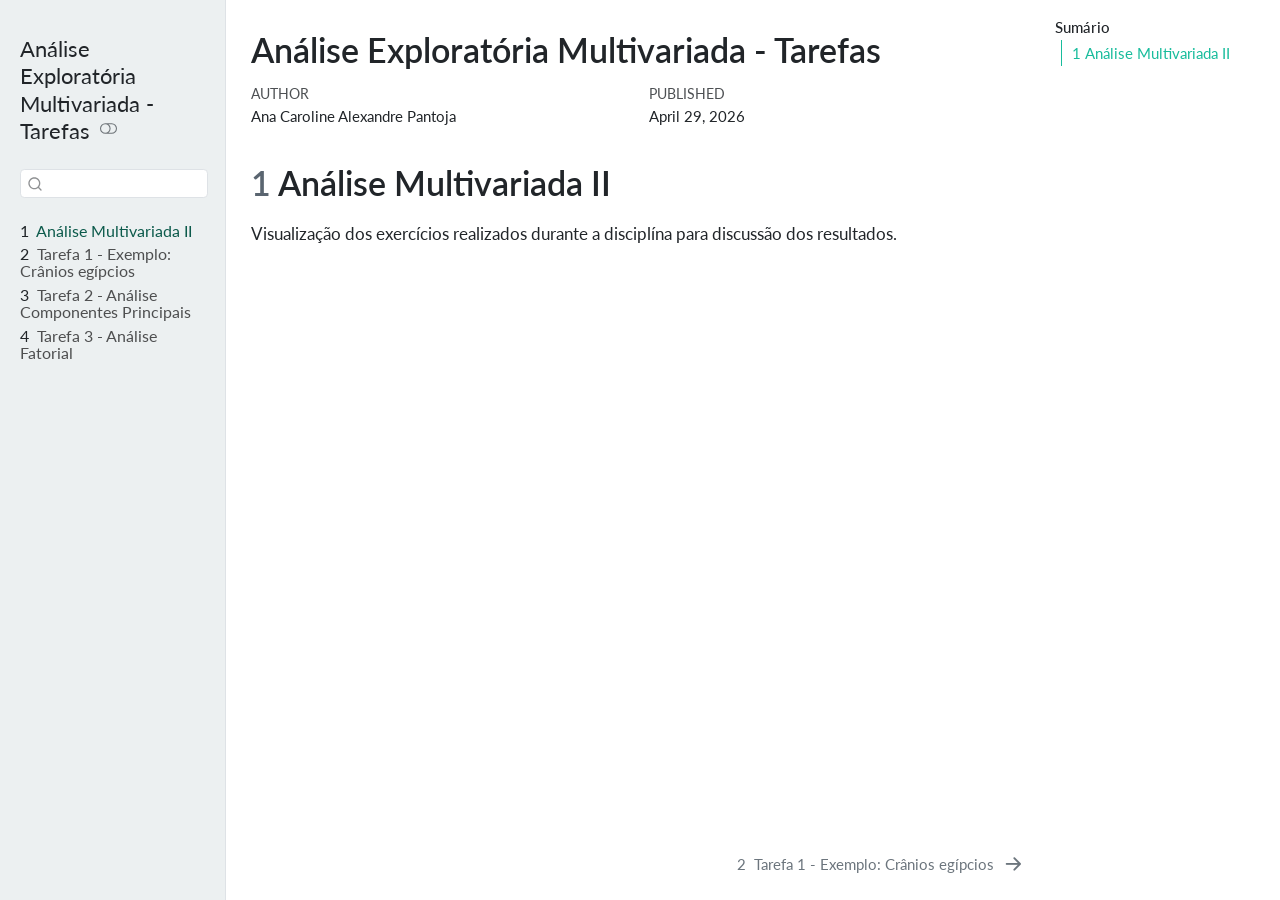
<file: docs/index.html>
<!DOCTYPE html>
<html xmlns="http://www.w3.org/1999/xhtml" lang="en" xml:lang="en"><head>

<meta charset="utf-8">
<meta name="generator" content="quarto-1.9.36">

<meta name="viewport" content="width=device-width, initial-scale=1.0, user-scalable=yes">

<meta name="author" content="Ana Caroline Alexandre Pantoja">
<meta name="dcterms.date" content="2026-04-29">

<title>Análise Exploratória Multivariada - Tarefas</title>
<style>
/* Default styles provided by pandoc.
** See https://pandoc.org/MANUAL.html#variables-for-html for config info.
*/
code{white-space: pre-wrap;}
span.smallcaps{font-variant: small-caps;}
div.columns{display: flex; gap: min(4vw, 1.5em);}
div.column{flex: auto; overflow-x: auto;}
div.hanging-indent{margin-left: 1.5em; text-indent: -1.5em;}
ul.task-list{list-style: none;}
ul.task-list li input[type="checkbox"] {
  width: 0.8em;
  margin: 0 0.8em 0.2em -1em; /* quarto-specific, see https://github.com/quarto-dev/quarto-cli/issues/4556 */ 
  vertical-align: middle;
}
</style>


<script src="site_libs/quarto-nav/quarto-nav.js"></script>
<script src="site_libs/quarto-nav/headroom.min.js"></script>
<script src="site_libs/clipboard/clipboard.min.js"></script>
<script src="site_libs/quarto-search/autocomplete.umd.js"></script>
<script src="site_libs/quarto-search/fuse.min.js"></script>
<script src="site_libs/quarto-search/quarto-search.js"></script>
<meta name="quarto:offset" content="./">
<link href="./tarefa_1_multi.html" rel="next">
<script src="site_libs/quarto-html/quarto.js" type="module"></script>
<script src="site_libs/quarto-html/tabsets/tabsets.js" type="module"></script>
<script src="site_libs/quarto-html/popper.min.js"></script>
<script src="site_libs/quarto-html/tippy.umd.min.js"></script>
<script src="site_libs/quarto-html/anchor.min.js"></script>
<link href="site_libs/quarto-html/tippy.css" rel="stylesheet">
<link href="site_libs/quarto-html/quarto-syntax-highlighting-845c23b38eaddc0f92fda52bfe77a8c8.css" rel="stylesheet" class="quarto-color-scheme" id="quarto-text-highlighting-styles">
<link href="site_libs/quarto-html/quarto-syntax-highlighting-dark-f418161beb48e0141c760e455f12af2c.css" rel="stylesheet" class="quarto-color-scheme quarto-color-alternate" id="quarto-text-highlighting-styles">
<link href="site_libs/quarto-html/quarto-syntax-highlighting-845c23b38eaddc0f92fda52bfe77a8c8.css" rel="stylesheet" class="quarto-color-scheme-extra" id="quarto-text-highlighting-styles">
<script src="site_libs/bootstrap/bootstrap.min.js"></script>
<link href="site_libs/bootstrap/bootstrap-icons.css" rel="stylesheet">
<link href="site_libs/bootstrap/bootstrap-69f5d87fce721c7161903b402ddf0ba0.min.css" rel="stylesheet" append-hash="true" class="quarto-color-scheme" id="quarto-bootstrap" data-mode="light">
<link href="site_libs/bootstrap/bootstrap-dark-444540097a86f2e28880b84aa5e54a8e.min.css" rel="stylesheet" append-hash="true" class="quarto-color-scheme quarto-color-alternate" id="quarto-bootstrap" data-mode="dark">
<link href="site_libs/bootstrap/bootstrap-69f5d87fce721c7161903b402ddf0ba0.min.css" rel="stylesheet" append-hash="true" class="quarto-color-scheme-extra" id="quarto-bootstrap" data-mode="light">
<script id="quarto-search-options" type="application/json">{
  "location": "sidebar",
  "copy-button": false,
  "collapse-after": 3,
  "panel-placement": "start",
  "type": "textbox",
  "limit": 50,
  "keyboard-shortcut": [
    "f",
    "/",
    "s"
  ],
  "show-item-context": false,
  "language": {
    "search-no-results-text": "No results",
    "search-matching-documents-text": "matching documents",
    "search-copy-link-title": "Copy link to search",
    "search-hide-matches-text": "Hide additional matches",
    "search-more-match-text": "more match in this document",
    "search-more-matches-text": "more matches in this document",
    "search-clear-button-title": "Clear",
    "search-text-placeholder": "",
    "search-detached-cancel-button-title": "Cancel",
    "search-submit-button-title": "Submit",
    "search-label": "Search"
  }
}</script>


</head>

<body class="nav-sidebar docked quarto-light"><script id="quarto-html-before-body" type="application/javascript">
    const toggleBodyColorMode = (bsSheetEl) => {
      const mode = bsSheetEl.getAttribute("data-mode");
      const bodyEl = window.document.querySelector("body");
      if (mode === "dark") {
        bodyEl.classList.add("quarto-dark");
        bodyEl.classList.remove("quarto-light");
      } else {
        bodyEl.classList.add("quarto-light");
        bodyEl.classList.remove("quarto-dark");
      }
    }
    const toggleBodyColorPrimary = () => {
      const bsSheetEl = window.document.querySelector("link#quarto-bootstrap:not([rel=disabled-stylesheet])");
      if (bsSheetEl) {
        toggleBodyColorMode(bsSheetEl);
      }
    }
    const setColorSchemeToggle = (alternate) => {
      const toggles = window.document.querySelectorAll('.quarto-color-scheme-toggle');
      for (let i=0; i < toggles.length; i++) {
        const toggle = toggles[i];
        if (toggle) {
          if (alternate) {
            toggle.classList.add("alternate");
          } else {
            toggle.classList.remove("alternate");
          }
        }
      }
    };
    const toggleColorMode = (alternate) => {
      // Switch the stylesheets
      const primaryStylesheets = window.document.querySelectorAll('link.quarto-color-scheme:not(.quarto-color-alternate)');
      const alternateStylesheets = window.document.querySelectorAll('link.quarto-color-scheme.quarto-color-alternate');
      manageTransitions('#quarto-margin-sidebar .nav-link', false);
      if (alternate) {
        // note: dark is layered on light, we don't disable primary!
        enableStylesheet(alternateStylesheets);
        for (const sheetNode of alternateStylesheets) {
          if (sheetNode.id === "quarto-bootstrap") {
            toggleBodyColorMode(sheetNode);
          }
        }
      } else {
        disableStylesheet(alternateStylesheets);
        enableStylesheet(primaryStylesheets)
        toggleBodyColorPrimary();
      }
      manageTransitions('#quarto-margin-sidebar .nav-link', true);
      // Switch the toggles
      setColorSchemeToggle(alternate)
      // Hack to workaround the fact that safari doesn't
      // properly recolor the scrollbar when toggling (#1455)
      if (navigator.userAgent.indexOf('Safari') > 0 && navigator.userAgent.indexOf('Chrome') == -1) {
        manageTransitions("body", false);
        window.scrollTo(0, 1);
        setTimeout(() => {
          window.scrollTo(0, 0);
          manageTransitions("body", true);
        }, 40);
      }
    }
    const disableStylesheet = (stylesheets) => {
      for (let i=0; i < stylesheets.length; i++) {
        const stylesheet = stylesheets[i];
        stylesheet.rel = 'disabled-stylesheet';
      }
    }
    const enableStylesheet = (stylesheets) => {
      for (let i=0; i < stylesheets.length; i++) {
        const stylesheet = stylesheets[i];
        if(stylesheet.rel !== 'stylesheet') { // for Chrome, which will still FOUC without this check
          stylesheet.rel = 'stylesheet';
        }
      }
    }
    const manageTransitions = (selector, allowTransitions) => {
      const els = window.document.querySelectorAll(selector);
      for (let i=0; i < els.length; i++) {
        const el = els[i];
        if (allowTransitions) {
          el.classList.remove('notransition');
        } else {
          el.classList.add('notransition');
        }
      }
    }
    const isFileUrl = () => {
      return window.location.protocol === 'file:';
    }
    const hasAlternateSentinel = () => {
      let styleSentinel = getColorSchemeSentinel();
      if (styleSentinel !== null) {
        return styleSentinel === "alternate";
      } else {
        return false;
      }
    }
    const setStyleSentinel = (alternate) => {
      const value = alternate ? "alternate" : "default";
      if (!isFileUrl()) {
        window.localStorage.setItem("quarto-color-scheme", value);
      } else {
        localAlternateSentinel = value;
      }
    }
    const getColorSchemeSentinel = () => {
      if (!isFileUrl()) {
        const storageValue = window.localStorage.getItem("quarto-color-scheme");
        return storageValue != null ? storageValue : localAlternateSentinel;
      } else {
        return localAlternateSentinel;
      }
    }
    const toggleGiscusIfUsed = (isAlternate, darkModeDefault) => {
      const baseTheme = document.querySelector('#giscus-base-theme')?.value ?? 'light';
      const alternateTheme = document.querySelector('#giscus-alt-theme')?.value ?? 'dark';
      let newTheme = '';
      if(authorPrefersDark) {
        newTheme = isAlternate ? baseTheme : alternateTheme;
      } else {
        newTheme = isAlternate ? alternateTheme : baseTheme;
      }
      const changeGiscusTheme = () => {
        // From: https://github.com/giscus/giscus/issues/336
        const sendMessage = (message) => {
          const iframe = document.querySelector('iframe.giscus-frame');
          if (!iframe) return;
          iframe.contentWindow.postMessage({ giscus: message }, 'https://giscus.app');
        }
        sendMessage({
          setConfig: {
            theme: newTheme
          }
        });
      }
      const isGiscussLoaded = window.document.querySelector('iframe.giscus-frame') !== null;
      if (isGiscussLoaded) {
        changeGiscusTheme();
      }
    };
    const authorPrefersDark = false;
    const darkModeDefault = authorPrefersDark;
      document.querySelector('link#quarto-text-highlighting-styles.quarto-color-scheme-extra').rel = 'disabled-stylesheet';
      document.querySelector('link#quarto-bootstrap.quarto-color-scheme-extra').rel = 'disabled-stylesheet';
    let localAlternateSentinel = darkModeDefault ? 'alternate' : 'default';
    // Dark / light mode switch
    window.quartoToggleColorScheme = () => {
      // Read the current dark / light value
      let toAlternate = !hasAlternateSentinel();
      toggleColorMode(toAlternate);
      setStyleSentinel(toAlternate);
      toggleGiscusIfUsed(toAlternate, darkModeDefault);
      window.dispatchEvent(new Event('resize'));
    };
    // Switch to dark mode if need be
    if (hasAlternateSentinel()) {
      toggleColorMode(true);
    } else {
      toggleColorMode(false);
    }
  </script>

<div id="quarto-search-results"></div>
  <header id="quarto-header" class="headroom fixed-top">
  <nav class="quarto-secondary-nav">
    <div class="container-fluid d-flex">
      <button type="button" class="quarto-btn-toggle btn" data-bs-toggle="collapse" role="button" data-bs-target=".quarto-sidebar-collapse-item" aria-controls="quarto-sidebar" aria-expanded="false" aria-label="Toggle sidebar navigation" onclick="if (window.quartoToggleHeadroom) { window.quartoToggleHeadroom(); }">
        <i class="bi bi-layout-text-sidebar-reverse"></i>
      </button>
        <nav class="quarto-page-breadcrumbs" aria-label="breadcrumb"><ol class="breadcrumb"><li class="breadcrumb-item"><a href="./index.html"><span class="chapter-number">1</span>&nbsp; <span class="chapter-title">Análise Multivariada II</span></a></li></ol></nav>
        <a class="flex-grow-1" role="navigation" data-bs-toggle="collapse" data-bs-target=".quarto-sidebar-collapse-item" aria-controls="quarto-sidebar" aria-expanded="false" aria-label="Toggle sidebar navigation" onclick="if (window.quartoToggleHeadroom) { window.quartoToggleHeadroom(); }">      
        </a>
      <button type="button" class="btn quarto-search-button" aria-label="Search" onclick="window.quartoOpenSearch();">
        <i class="bi bi-search"></i>
      </button>
    </div>
  </nav>
</header>
<!-- content -->
<div id="quarto-content" class="quarto-container page-columns page-rows-contents page-layout-full">
<!-- sidebar -->
  <nav id="quarto-sidebar" class="sidebar collapse collapse-horizontal quarto-sidebar-collapse-item sidebar-navigation docked overflow-auto">
    <div class="pt-lg-2 mt-2 text-left sidebar-header">
    <div class="sidebar-title mb-0 py-0">
      <a href="./">Análise Exploratória Multivariada - Tarefas</a> 
        <div class="sidebar-tools-main">
  <a href="" class="quarto-color-scheme-toggle quarto-navigation-tool  px-1" onclick="window.quartoToggleColorScheme(); return false;" title="Toggle dark mode"><i class="bi"></i></a>
</div>
    </div>
      </div>
        <div class="mt-2 flex-shrink-0 align-items-center">
        <div class="sidebar-search">
        <div id="quarto-search" class="" title="Search"></div>
        </div>
        </div>
    <div class="sidebar-menu-container"> 
    <ul class="list-unstyled mt-1">
        <li class="sidebar-item">
  <div class="sidebar-item-container"> 
  <a href="./index.html" class="sidebar-item-text sidebar-link active">
 <span class="menu-text"><span class="chapter-number">1</span>&nbsp; <span class="chapter-title">Análise Multivariada II</span></span></a>
  </div>
</li>
        <li class="sidebar-item">
  <div class="sidebar-item-container"> 
  <a href="./tarefa_1_multi.html" class="sidebar-item-text sidebar-link">
 <span class="menu-text"><span class="chapter-number">2</span>&nbsp; <span class="chapter-title">Tarefa 1 - Exemplo: Crânios egípcios</span></span></a>
  </div>
</li>
        <li class="sidebar-item">
  <div class="sidebar-item-container"> 
  <a href="./tarefa2_ACP.html" class="sidebar-item-text sidebar-link">
 <span class="menu-text"><span class="chapter-number">3</span>&nbsp; <span class="chapter-title">Tarefa 2 - Análise Componentes Principais</span></span></a>
  </div>
</li>
        <li class="sidebar-item">
  <div class="sidebar-item-container"> 
  <a href="./tarefa3_AF.html" class="sidebar-item-text sidebar-link">
 <span class="menu-text"><span class="chapter-number">4</span>&nbsp; <span class="chapter-title">Tarefa 3 - Análise Fatorial</span></span></a>
  </div>
</li>
    </ul>
    </div>
</nav>
<div id="quarto-sidebar-glass" class="quarto-sidebar-collapse-item" data-bs-toggle="collapse" data-bs-target=".quarto-sidebar-collapse-item"></div>
<!-- margin-sidebar -->
    <div id="quarto-margin-sidebar" class="sidebar margin-sidebar">
        <nav id="TOC" role="doc-toc" class="toc-active">
    <h2 id="toc-title">Sumário</h2>
   
  <ul>
  <li><a href="#análise-multivariada-ii" id="toc-análise-multivariada-ii" class="nav-link active" data-scroll-target="#análise-multivariada-ii"><span class="header-section-number">1</span> Análise Multivariada II</a></li>
  </ul>
</nav>
    </div>
<!-- main -->
<main class="content column-body" id="quarto-document-content">


<header id="title-block-header" class="quarto-title-block default">
<div class="quarto-title">
<h1 class="title">Análise Exploratória Multivariada - Tarefas</h1>
</div>



<div class="quarto-title-meta column-body">

    <div>
    <div class="quarto-title-meta-heading">Author</div>
    <div class="quarto-title-meta-contents">
             <p>Ana Caroline Alexandre Pantoja </p>
          </div>
  </div>
    
    <div>
    <div class="quarto-title-meta-heading">Published</div>
    <div class="quarto-title-meta-contents">
      <p class="date">April 29, 2026</p>
    </div>
  </div>
  
    
  </div>
  


</header>


<section id="análise-multivariada-ii" class="level1" data-number="1">
<h1 data-number="1"><span class="header-section-number">1</span> Análise Multivariada II</h1>
<p>Visualização dos exercícios realizados durante a disciplína para discussão dos resultados.</p>


</section>

</main> <!-- /main -->
<script id="quarto-html-after-body" type="application/javascript">
  window.document.addEventListener("DOMContentLoaded", function (event) {
    // Ensure there is a toggle, if there isn't float one in the top right
    if (window.document.querySelector('.quarto-color-scheme-toggle') === null) {
      const a = window.document.createElement('a');
      a.classList.add('top-right');
      a.classList.add('quarto-color-scheme-toggle');
      a.href = "";
      a.onclick = function() { try { window.quartoToggleColorScheme(); } catch {} return false; };
      const i = window.document.createElement("i");
      i.classList.add('bi');
      a.appendChild(i);
      window.document.body.appendChild(a);
    }
    setColorSchemeToggle(hasAlternateSentinel())
    const icon = "";
    const anchorJS = new window.AnchorJS();
    anchorJS.options = {
      placement: 'right',
      icon: icon
    };
    anchorJS.add('.anchored');
    const isCodeAnnotation = (el) => {
      for (const clz of el.classList) {
        if (clz.startsWith('code-annotation-')) {                     
          return true;
        }
      }
      return false;
    }
    const onCopySuccess = function(e) {
      // button target
      const button = e.trigger;
      // don't keep focus
      button.blur();
      // flash "checked"
      button.classList.add('code-copy-button-checked');
      var currentTitle = button.getAttribute("title");
      button.setAttribute("title", "Copied!");
      let tooltip;
      if (window.bootstrap) {
        button.setAttribute("data-bs-toggle", "tooltip");
        button.setAttribute("data-bs-placement", "left");
        button.setAttribute("data-bs-title", "Copied!");
        tooltip = new bootstrap.Tooltip(button, 
          { trigger: "manual", 
            customClass: "code-copy-button-tooltip",
            offset: [0, -8]});
        tooltip.show();    
      }
      setTimeout(function() {
        if (tooltip) {
          tooltip.hide();
          button.removeAttribute("data-bs-title");
          button.removeAttribute("data-bs-toggle");
          button.removeAttribute("data-bs-placement");
        }
        button.setAttribute("title", currentTitle);
        button.classList.remove('code-copy-button-checked');
      }, 1000);
      // clear code selection
      e.clearSelection();
    }
    const getTextToCopy = function(trigger) {
      const outerScaffold = trigger.parentElement.cloneNode(true);
      const codeEl = outerScaffold.querySelector('code');
      for (const childEl of codeEl.children) {
        if (isCodeAnnotation(childEl)) {
          childEl.remove();
        }
      }
      return codeEl.innerText;
    }
    const clipboard = new window.ClipboardJS('.code-copy-button:not([data-in-quarto-modal])', {
      text: getTextToCopy
    });
    clipboard.on('success', onCopySuccess);
    if (window.document.getElementById('quarto-embedded-source-code-modal')) {
      const clipboardModal = new window.ClipboardJS('.code-copy-button[data-in-quarto-modal]', {
        text: getTextToCopy,
        container: window.document.getElementById('quarto-embedded-source-code-modal')
      });
      clipboardModal.on('success', onCopySuccess);
    }
      var localhostRegex = new RegExp(/^(?:http|https):\/\/localhost\:?[0-9]*\//);
      var mailtoRegex = new RegExp(/^mailto:/);
        var filterRegex = new RegExp('/' + window.location.host + '/');
      var isInternal = (href) => {
          return filterRegex.test(href) || localhostRegex.test(href) || mailtoRegex.test(href);
      }
      // Inspect non-navigation links and adorn them if external
     var links = window.document.querySelectorAll('a[href]:not(.nav-link):not(.navbar-brand):not(.toc-action):not(.sidebar-link):not(.sidebar-item-toggle):not(.pagination-link):not(.no-external):not([aria-hidden]):not(.dropdown-item):not(.quarto-navigation-tool):not(.about-link)');
      for (var i=0; i<links.length; i++) {
        const link = links[i];
        if (!isInternal(link.href)) {
          // undo the damage that might have been done by quarto-nav.js in the case of
          // links that we want to consider external
          if (link.dataset.originalHref !== undefined) {
            link.href = link.dataset.originalHref;
          }
        }
      }
    function tippyHover(el, contentFn, onTriggerFn, onUntriggerFn) {
      const config = {
        allowHTML: true,
        maxWidth: 500,
        delay: 100,
        arrow: false,
        appendTo: function(el) {
            return el.parentElement;
        },
        interactive: true,
        interactiveBorder: 10,
        theme: 'quarto',
        placement: 'bottom-start',
      };
      if (contentFn) {
        config.content = contentFn;
      }
      if (onTriggerFn) {
        config.onTrigger = onTriggerFn;
      }
      if (onUntriggerFn) {
        config.onUntrigger = onUntriggerFn;
      }
      window.tippy(el, config); 
    }
    const noterefs = window.document.querySelectorAll('a[role="doc-noteref"]');
    for (var i=0; i<noterefs.length; i++) {
      const ref = noterefs[i];
      tippyHover(ref, function() {
        // use id or data attribute instead here
        let href = ref.getAttribute('data-footnote-href') || ref.getAttribute('href');
        try { href = new URL(href).hash; } catch {}
        const id = href.replace(/^#\/?/, "");
        const note = window.document.getElementById(id);
        if (note) {
          return note.innerHTML;
        } else {
          return "";
        }
      });
    }
    const xrefs = window.document.querySelectorAll('a.quarto-xref');
    const processXRef = (id, note) => {
      // Strip column container classes
      const stripColumnClz = (el) => {
        el.classList.remove("page-full", "page-columns");
        if (el.children) {
          for (const child of el.children) {
            stripColumnClz(child);
          }
        }
      }
      stripColumnClz(note)
      if (id === null || id.startsWith('sec-')) {
        // Special case sections, only their first couple elements
        const container = document.createElement("div");
        if (note.children && note.children.length > 2) {
          container.appendChild(note.children[0].cloneNode(true));
          for (let i = 1; i < note.children.length; i++) {
            const child = note.children[i];
            if (child.tagName === "P" && child.innerText === "") {
              continue;
            } else {
              container.appendChild(child.cloneNode(true));
              break;
            }
          }
          if (window.Quarto?.typesetMath) {
            window.Quarto.typesetMath(container);
          }
          return container.innerHTML
        } else {
          if (window.Quarto?.typesetMath) {
            window.Quarto.typesetMath(note);
          }
          return note.innerHTML;
        }
      } else {
        // Remove any anchor links if they are present
        const anchorLink = note.querySelector('a.anchorjs-link');
        if (anchorLink) {
          anchorLink.remove();
        }
        if (window.Quarto?.typesetMath) {
          window.Quarto.typesetMath(note);
        }
        if (note.classList.contains("callout")) {
          return note.outerHTML;
        } else {
          return note.innerHTML;
        }
      }
    }
    for (var i=0; i<xrefs.length; i++) {
      const xref = xrefs[i];
      tippyHover(xref, undefined, function(instance) {
        instance.disable();
        let url = xref.getAttribute('href');
        let hash = undefined; 
        if (url.startsWith('#')) {
          hash = url;
        } else {
          try { hash = new URL(url).hash; } catch {}
        }
        if (hash) {
          const id = hash.replace(/^#\/?/, "");
          const note = window.document.getElementById(id);
          if (note !== null) {
            try {
              const html = processXRef(id, note.cloneNode(true));
              instance.setContent(html);
            } finally {
              instance.enable();
              instance.show();
            }
          } else {
            // See if we can fetch this
            fetch(url.split('#')[0])
            .then(res => res.text())
            .then(html => {
              const parser = new DOMParser();
              const htmlDoc = parser.parseFromString(html, "text/html");
              const note = htmlDoc.getElementById(id);
              if (note !== null) {
                const html = processXRef(id, note);
                instance.setContent(html);
              } 
            }).finally(() => {
              instance.enable();
              instance.show();
            });
          }
        } else {
          // See if we can fetch a full url (with no hash to target)
          // This is a special case and we should probably do some content thinning / targeting
          fetch(url)
          .then(res => res.text())
          .then(html => {
            const parser = new DOMParser();
            const htmlDoc = parser.parseFromString(html, "text/html");
            const note = htmlDoc.querySelector('main.content');
            if (note !== null) {
              // This should only happen for chapter cross references
              // (since there is no id in the URL)
              // remove the first header
              if (note.children.length > 0 && note.children[0].tagName === "HEADER") {
                note.children[0].remove();
              }
              const html = processXRef(null, note);
              instance.setContent(html);
            } 
          }).finally(() => {
            instance.enable();
            instance.show();
          });
        }
      }, function(instance) {
      });
    }
        let selectedAnnoteEl;
        const selectorForAnnotation = ( cell, annotation) => {
          let cellAttr = 'data-code-cell="' + cell + '"';
          let lineAttr = 'data-code-annotation="' +  annotation + '"';
          const selector = 'span[' + cellAttr + '][' + lineAttr + ']';
          return selector;
        }
        const selectCodeLines = (annoteEl) => {
          const doc = window.document;
          const targetCell = annoteEl.getAttribute("data-target-cell");
          const targetAnnotation = annoteEl.getAttribute("data-target-annotation");
          const annoteSpan = window.document.querySelector(selectorForAnnotation(targetCell, targetAnnotation));
          const lines = annoteSpan.getAttribute("data-code-lines").split(",");
          const lineIds = lines.map((line) => {
            return targetCell + "-" + line;
          })
          let top = null;
          let height = null;
          let parent = null;
          if (lineIds.length > 0) {
              //compute the position of the single el (top and bottom and make a div)
              const el = window.document.getElementById(lineIds[0]);
              top = el.offsetTop;
              height = el.offsetHeight;
              parent = el.parentElement.parentElement;
            if (lineIds.length > 1) {
              const lastEl = window.document.getElementById(lineIds[lineIds.length - 1]);
              const bottom = lastEl.offsetTop + lastEl.offsetHeight;
              height = bottom - top;
            }
            if (top !== null && height !== null && parent !== null) {
              // cook up a div (if necessary) and position it 
              let div = window.document.getElementById("code-annotation-line-highlight");
              if (div === null) {
                div = window.document.createElement("div");
                div.setAttribute("id", "code-annotation-line-highlight");
                div.style.position = 'absolute';
                parent.appendChild(div);
              }
              div.style.top = top - 2 + "px";
              div.style.height = height + 4 + "px";
              div.style.left = 0;
              let gutterDiv = window.document.getElementById("code-annotation-line-highlight-gutter");
              if (gutterDiv === null) {
                gutterDiv = window.document.createElement("div");
                gutterDiv.setAttribute("id", "code-annotation-line-highlight-gutter");
                gutterDiv.style.position = 'absolute';
                const codeCell = window.document.getElementById(targetCell);
                const gutter = codeCell.querySelector('.code-annotation-gutter');
                gutter.appendChild(gutterDiv);
              }
              gutterDiv.style.top = top - 2 + "px";
              gutterDiv.style.height = height + 4 + "px";
            }
            selectedAnnoteEl = annoteEl;
          }
        };
        const unselectCodeLines = () => {
          const elementsIds = ["code-annotation-line-highlight", "code-annotation-line-highlight-gutter"];
          elementsIds.forEach((elId) => {
            const div = window.document.getElementById(elId);
            if (div) {
              div.remove();
            }
          });
          selectedAnnoteEl = undefined;
        };
          // Handle positioning of the toggle
      window.addEventListener(
        "resize",
        throttle(() => {
          elRect = undefined;
          if (selectedAnnoteEl) {
            selectCodeLines(selectedAnnoteEl);
          }
        }, 10)
      );
      function throttle(fn, ms) {
      let throttle = false;
      let timer;
        return (...args) => {
          if(!throttle) { // first call gets through
              fn.apply(this, args);
              throttle = true;
          } else { // all the others get throttled
              if(timer) clearTimeout(timer); // cancel #2
              timer = setTimeout(() => {
                fn.apply(this, args);
                timer = throttle = false;
              }, ms);
          }
        };
      }
        // Attach click handler to the DT
        const annoteDls = window.document.querySelectorAll('dt[data-target-cell]');
        for (const annoteDlNode of annoteDls) {
          annoteDlNode.addEventListener('click', (event) => {
            const clickedEl = event.target;
            if (clickedEl !== selectedAnnoteEl) {
              unselectCodeLines();
              const activeEl = window.document.querySelector('dt[data-target-cell].code-annotation-active');
              if (activeEl) {
                activeEl.classList.remove('code-annotation-active');
              }
              selectCodeLines(clickedEl);
              clickedEl.classList.add('code-annotation-active');
            } else {
              // Unselect the line
              unselectCodeLines();
              clickedEl.classList.remove('code-annotation-active');
            }
          });
        }
    const findCites = (el) => {
      const parentEl = el.parentElement;
      if (parentEl) {
        const cites = parentEl.dataset.cites;
        if (cites) {
          return {
            el,
            cites: cites.split(' ')
          };
        } else {
          return findCites(el.parentElement)
        }
      } else {
        return undefined;
      }
    };
    var bibliorefs = window.document.querySelectorAll('a[role="doc-biblioref"]');
    for (var i=0; i<bibliorefs.length; i++) {
      const ref = bibliorefs[i];
      const citeInfo = findCites(ref);
      if (citeInfo) {
        tippyHover(citeInfo.el, function() {
          var popup = window.document.createElement('div');
          citeInfo.cites.forEach(function(cite) {
            var citeDiv = window.document.createElement('div');
            citeDiv.classList.add('hanging-indent');
            citeDiv.classList.add('csl-entry');
            var biblioDiv = window.document.getElementById('ref-' + cite);
            if (biblioDiv) {
              citeDiv.innerHTML = biblioDiv.innerHTML;
            }
            popup.appendChild(citeDiv);
          });
          return popup.innerHTML;
        });
      }
    }
  });
  </script>
<nav class="page-navigation column-body">
  <div class="nav-page nav-page-previous">
  </div>
  <div class="nav-page nav-page-next">
      <a href="./tarefa_1_multi.html" class="pagination-link" aria-label="Tarefa 1 - Exemplo: Crânios egípcios">
        <span class="nav-page-text"><span class="chapter-number">2</span>&nbsp; <span class="chapter-title">Tarefa 1 - Exemplo: Crânios egípcios</span></span> <i class="bi bi-arrow-right-short"></i>
      </a>
  </div>
</nav>
</div> <!-- /content -->




</body></html>
</file>
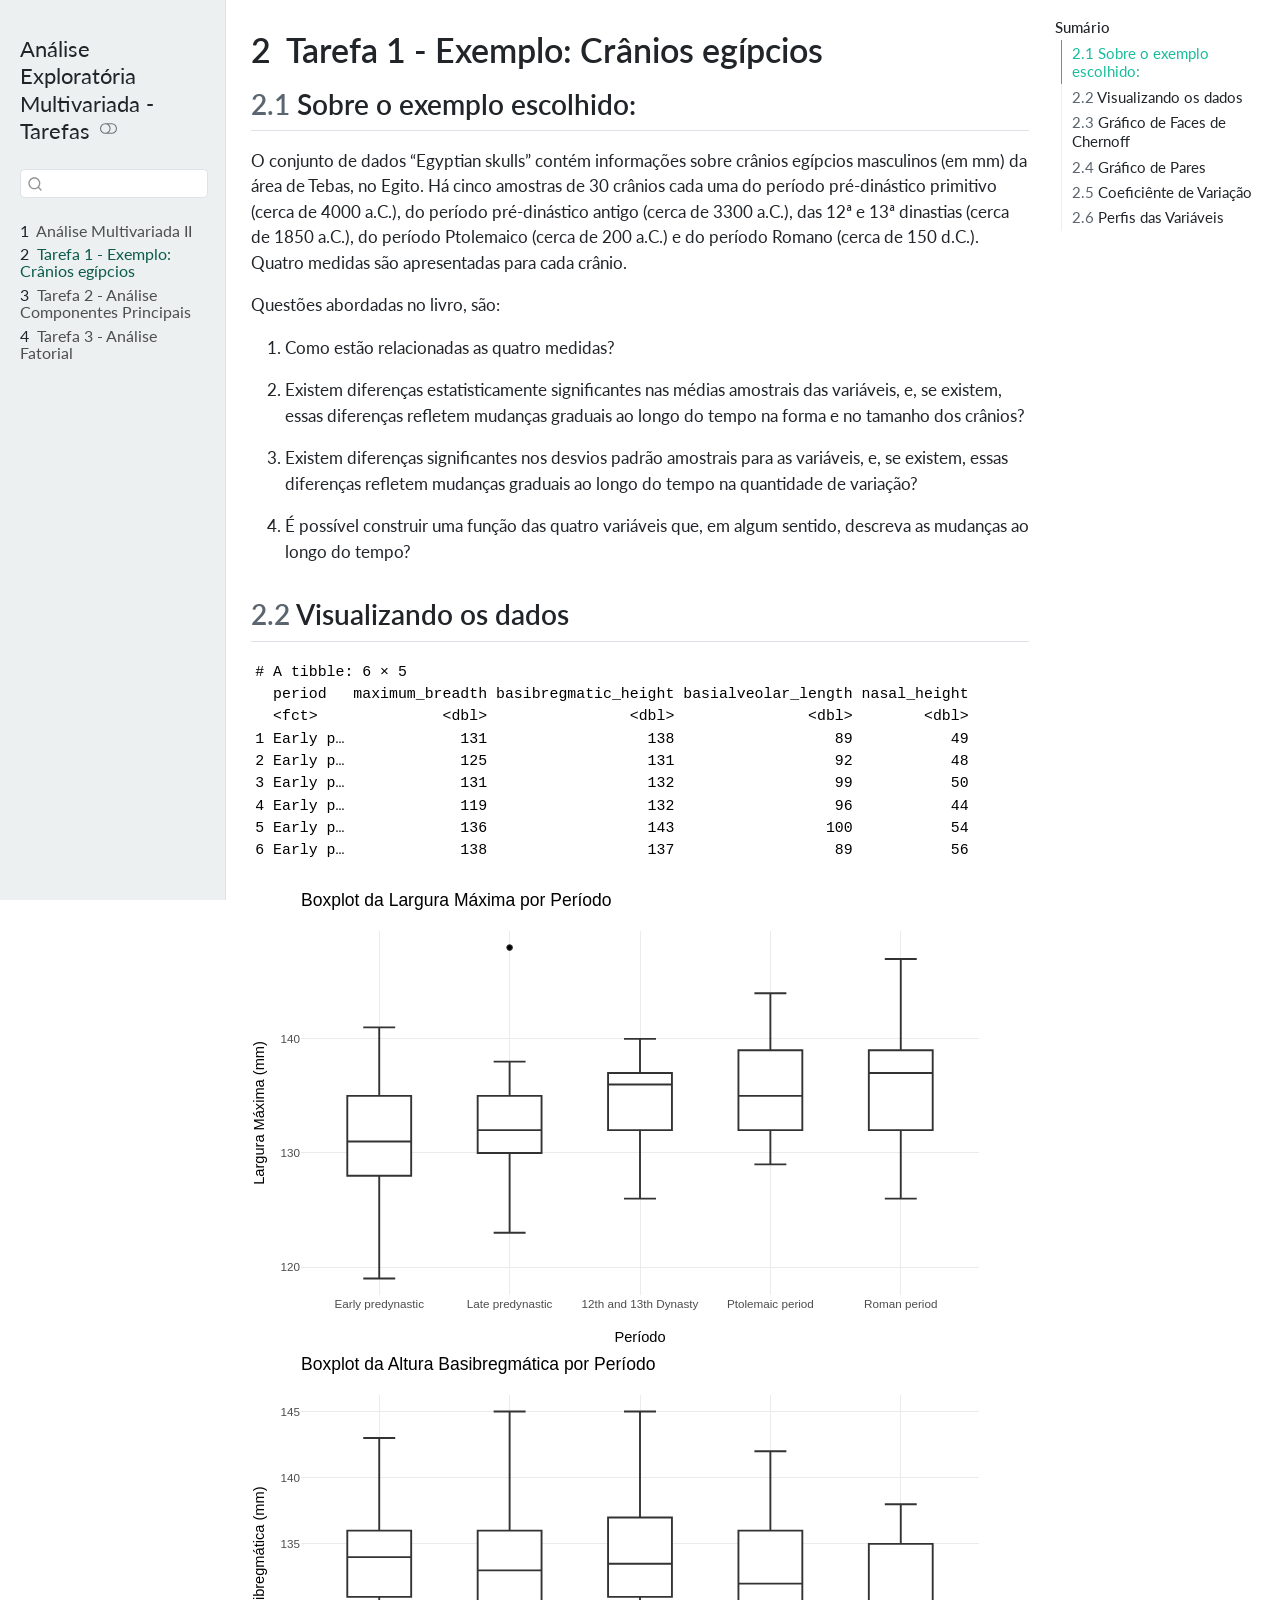
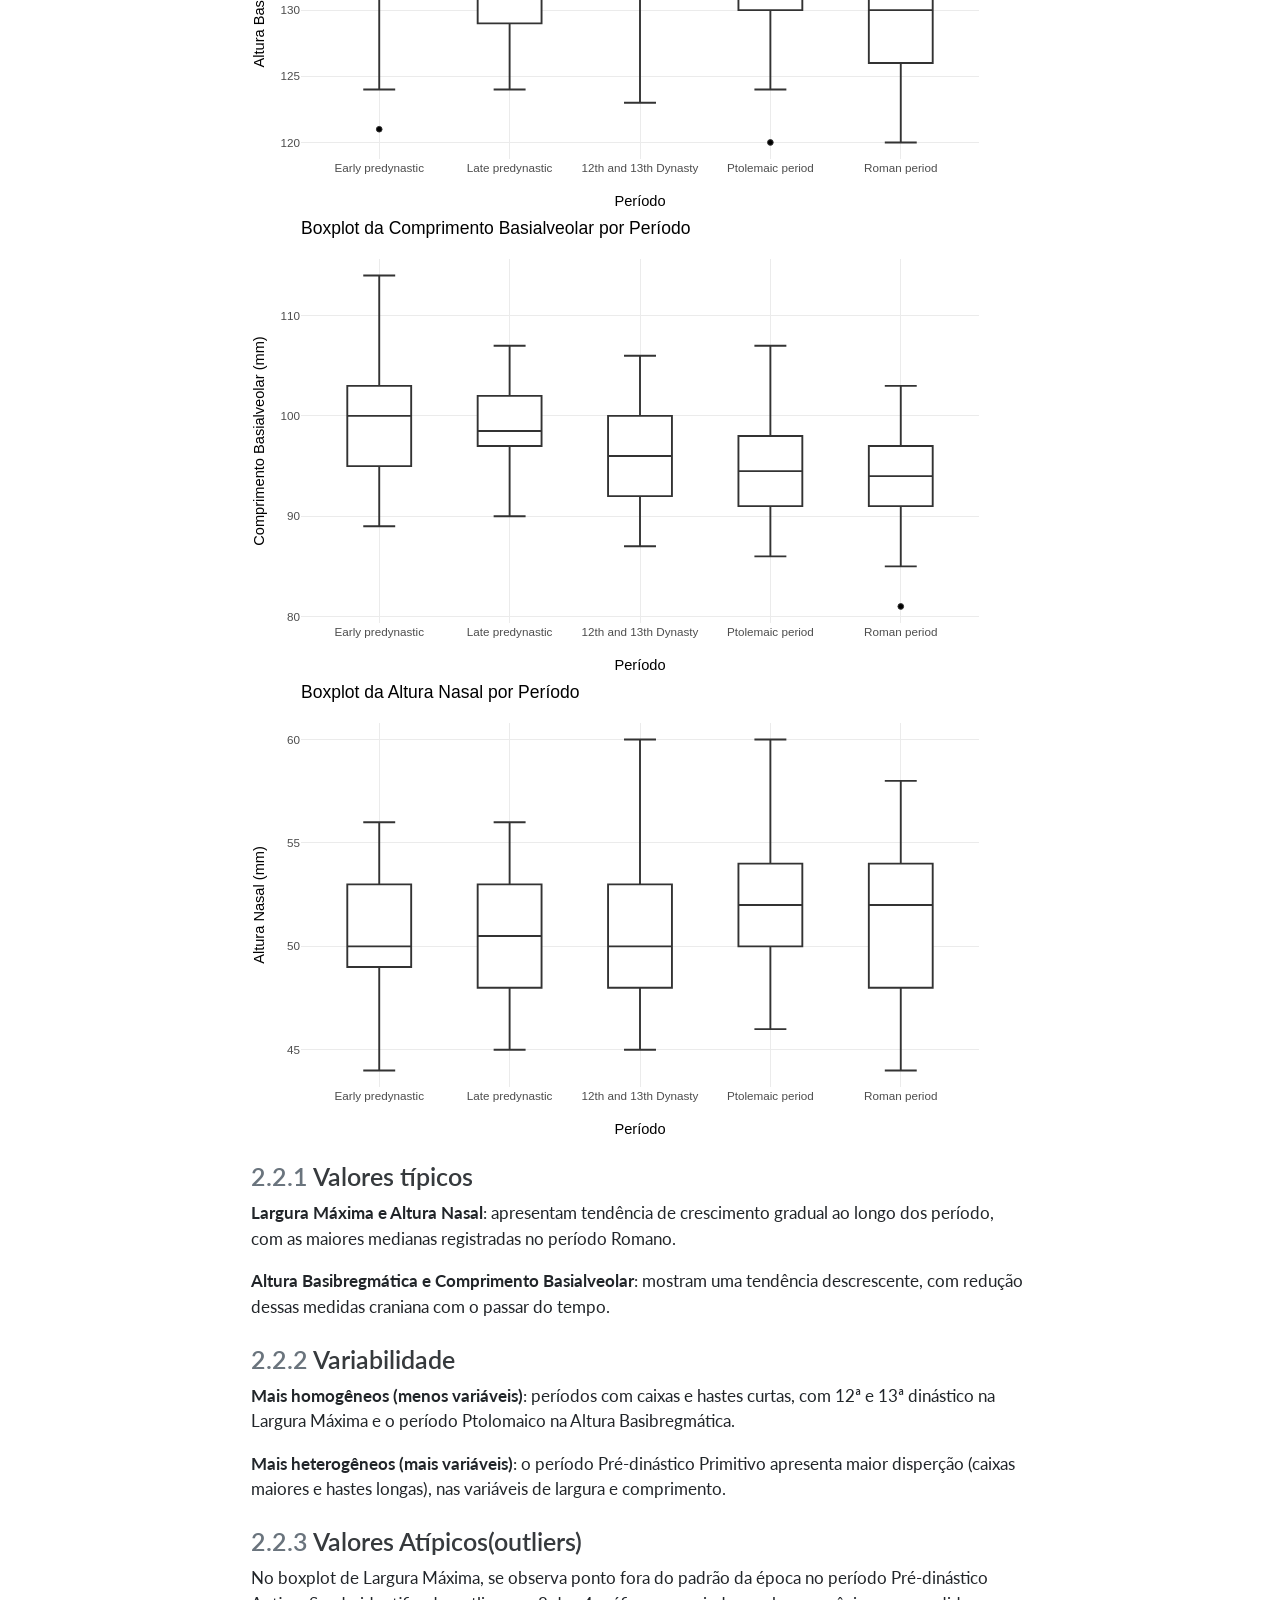
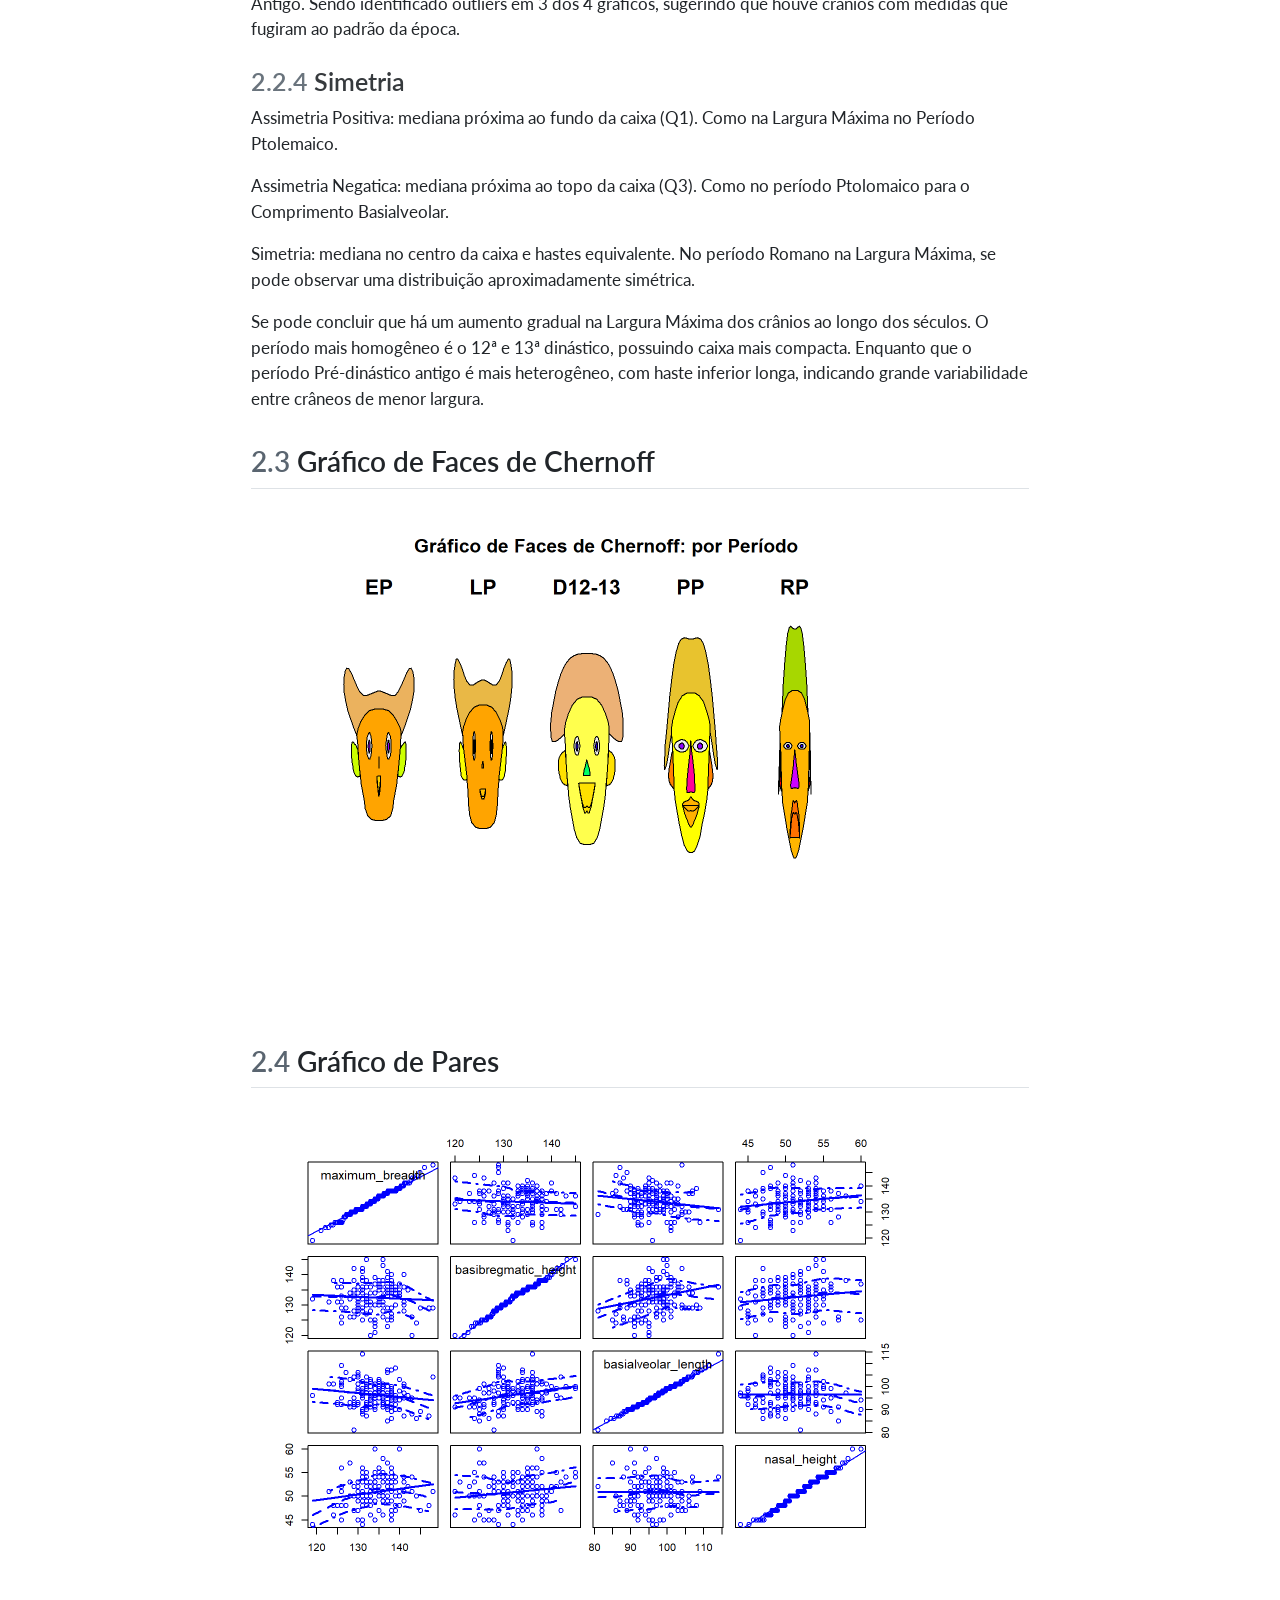
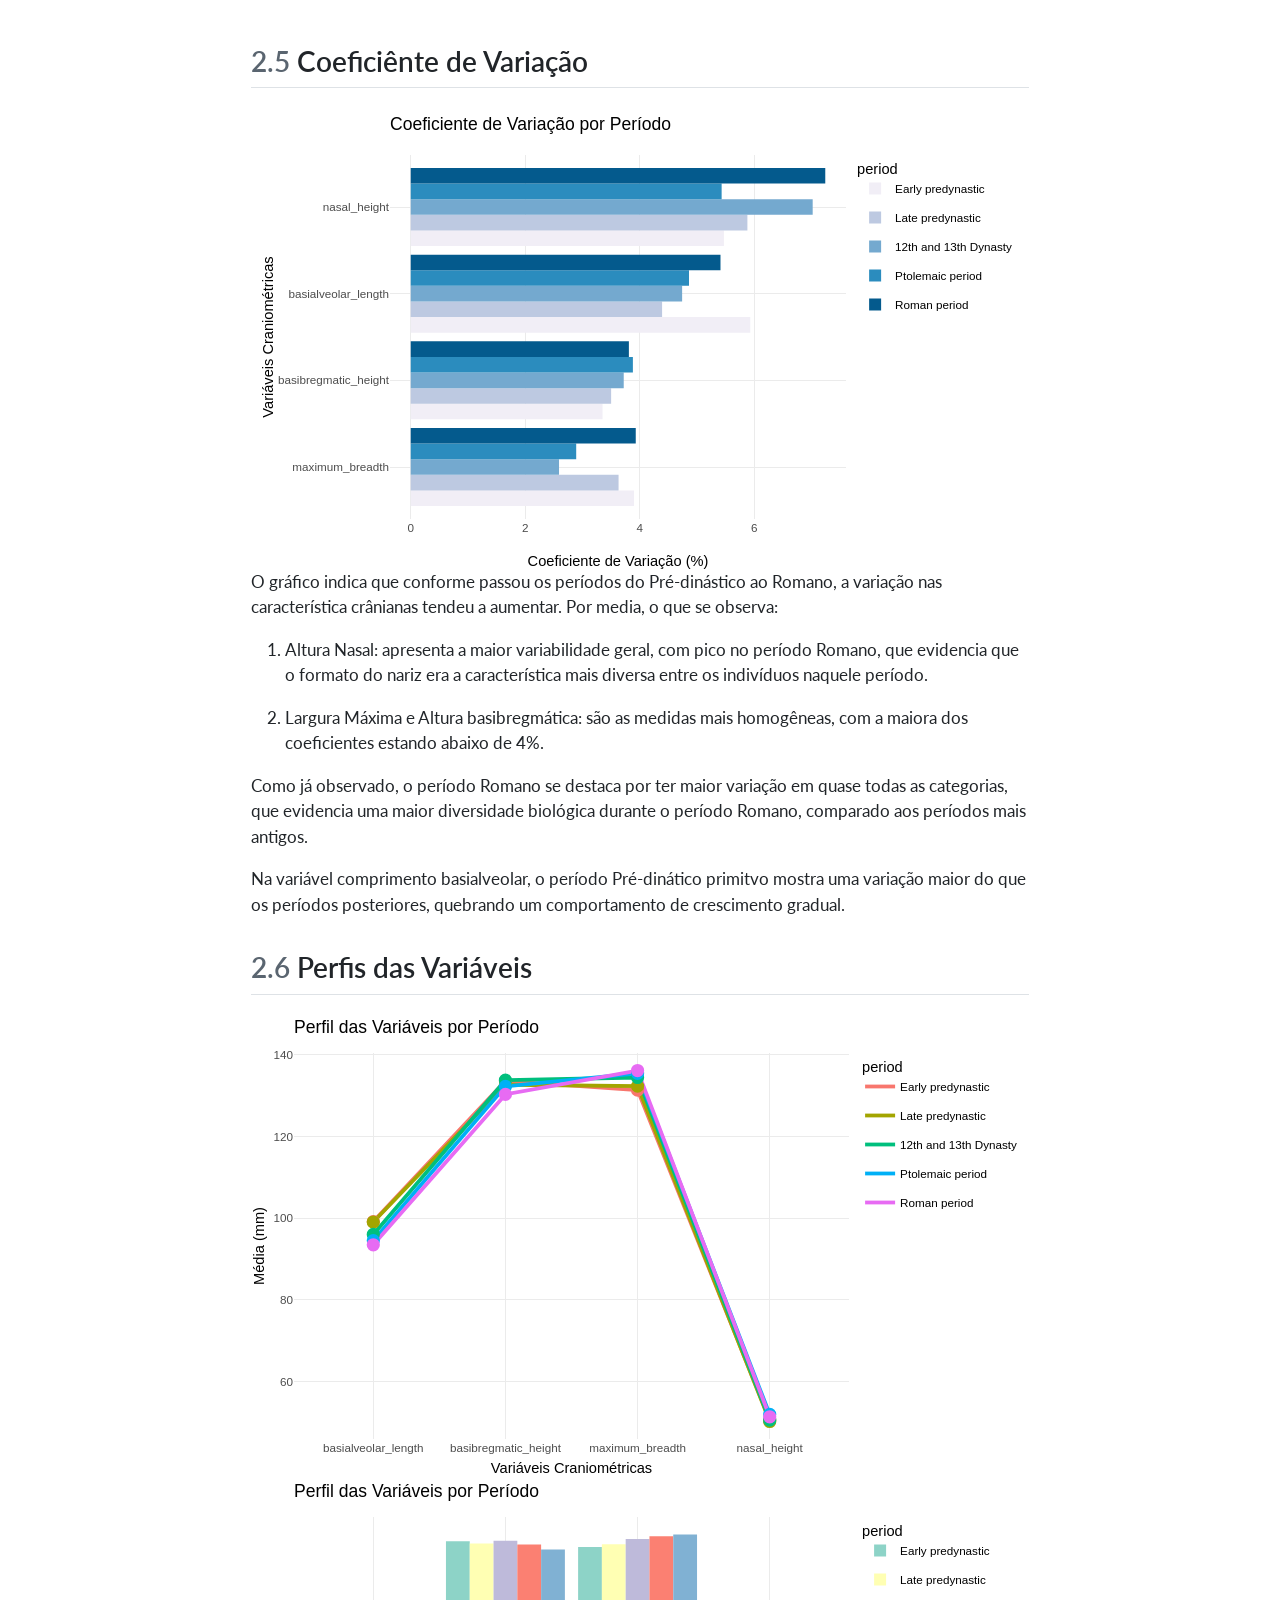
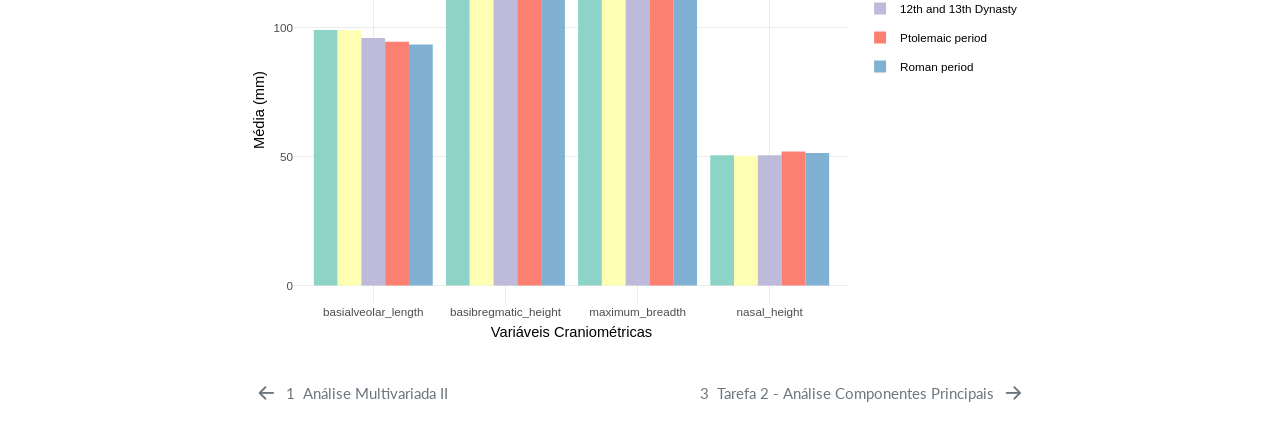
<file: docs/tarefa_1_multi.html>
<!DOCTYPE html>
<html xmlns="http://www.w3.org/1999/xhtml" lang="en" xml:lang="en"><head>

<meta charset="utf-8">
<meta name="generator" content="quarto-1.9.36">

<meta name="viewport" content="width=device-width, initial-scale=1.0, user-scalable=yes">


<title>2&nbsp; Tarefa 1 - Exemplo: Crânios egípcios – Análise Exploratória Multivariada - Tarefas</title>
<style>
/* Default styles provided by pandoc.
** See https://pandoc.org/MANUAL.html#variables-for-html for config info.
*/
code{white-space: pre-wrap;}
span.smallcaps{font-variant: small-caps;}
div.columns{display: flex; gap: min(4vw, 1.5em);}
div.column{flex: auto; overflow-x: auto;}
div.hanging-indent{margin-left: 1.5em; text-indent: -1.5em;}
ul.task-list{list-style: none;}
ul.task-list li input[type="checkbox"] {
  width: 0.8em;
  margin: 0 0.8em 0.2em -1em; /* quarto-specific, see https://github.com/quarto-dev/quarto-cli/issues/4556 */ 
  vertical-align: middle;
}
</style>


<script src="site_libs/quarto-nav/quarto-nav.js"></script>
<script src="site_libs/quarto-nav/headroom.min.js"></script>
<script src="site_libs/clipboard/clipboard.min.js"></script>
<script src="site_libs/quarto-search/autocomplete.umd.js"></script>
<script src="site_libs/quarto-search/fuse.min.js"></script>
<script src="site_libs/quarto-search/quarto-search.js"></script>
<meta name="quarto:offset" content="./">
<link href="./tarefa2_ACP.html" rel="next">
<link href="./index.html" rel="prev">
<script src="site_libs/quarto-html/quarto.js" type="module"></script>
<script src="site_libs/quarto-html/tabsets/tabsets.js" type="module"></script>
<script src="site_libs/quarto-html/popper.min.js"></script>
<script src="site_libs/quarto-html/tippy.umd.min.js"></script>
<script src="site_libs/quarto-html/anchor.min.js"></script>
<link href="site_libs/quarto-html/tippy.css" rel="stylesheet">
<link href="site_libs/quarto-html/quarto-syntax-highlighting-845c23b38eaddc0f92fda52bfe77a8c8.css" rel="stylesheet" class="quarto-color-scheme" id="quarto-text-highlighting-styles">
<link href="site_libs/quarto-html/quarto-syntax-highlighting-dark-f418161beb48e0141c760e455f12af2c.css" rel="stylesheet" class="quarto-color-scheme quarto-color-alternate" id="quarto-text-highlighting-styles">
<link href="site_libs/quarto-html/quarto-syntax-highlighting-845c23b38eaddc0f92fda52bfe77a8c8.css" rel="stylesheet" class="quarto-color-scheme-extra" id="quarto-text-highlighting-styles">
<script src="site_libs/bootstrap/bootstrap.min.js"></script>
<link href="site_libs/bootstrap/bootstrap-icons.css" rel="stylesheet">
<link href="site_libs/bootstrap/bootstrap-69f5d87fce721c7161903b402ddf0ba0.min.css" rel="stylesheet" append-hash="true" class="quarto-color-scheme" id="quarto-bootstrap" data-mode="light">
<link href="site_libs/bootstrap/bootstrap-dark-444540097a86f2e28880b84aa5e54a8e.min.css" rel="stylesheet" append-hash="true" class="quarto-color-scheme quarto-color-alternate" id="quarto-bootstrap" data-mode="dark">
<link href="site_libs/bootstrap/bootstrap-69f5d87fce721c7161903b402ddf0ba0.min.css" rel="stylesheet" append-hash="true" class="quarto-color-scheme-extra" id="quarto-bootstrap" data-mode="light">
<script id="quarto-search-options" type="application/json">{
  "location": "sidebar",
  "copy-button": false,
  "collapse-after": 3,
  "panel-placement": "start",
  "type": "textbox",
  "limit": 50,
  "keyboard-shortcut": [
    "f",
    "/",
    "s"
  ],
  "show-item-context": false,
  "language": {
    "search-no-results-text": "No results",
    "search-matching-documents-text": "matching documents",
    "search-copy-link-title": "Copy link to search",
    "search-hide-matches-text": "Hide additional matches",
    "search-more-match-text": "more match in this document",
    "search-more-matches-text": "more matches in this document",
    "search-clear-button-title": "Clear",
    "search-text-placeholder": "",
    "search-detached-cancel-button-title": "Cancel",
    "search-submit-button-title": "Submit",
    "search-label": "Search"
  }
}</script>
<link href="site_libs/htmltools-fill-0.5.9/fill.css" rel="stylesheet">

<script src="site_libs/htmlwidgets-1.6.4/htmlwidgets.js"></script>

<script src="site_libs/plotly-binding-4.11.0/plotly.js"></script>

<script src="site_libs/typedarray-0.1/typedarray.min.js"></script>

<script src="site_libs/jquery-3.5.1/jquery.min.js"></script>

<link href="site_libs/crosstalk-1.2.2/css/crosstalk.min.css" rel="stylesheet">

<script src="site_libs/crosstalk-1.2.2/js/crosstalk.min.js"></script>

<link href="site_libs/plotly-htmlwidgets-css-2.11.1/plotly-htmlwidgets.css" rel="stylesheet">

<script src="site_libs/plotly-main-2.11.1/plotly-latest.min.js"></script>



</head>

<body class="nav-sidebar docked quarto-light"><script id="quarto-html-before-body" type="application/javascript">
    const toggleBodyColorMode = (bsSheetEl) => {
      const mode = bsSheetEl.getAttribute("data-mode");
      const bodyEl = window.document.querySelector("body");
      if (mode === "dark") {
        bodyEl.classList.add("quarto-dark");
        bodyEl.classList.remove("quarto-light");
      } else {
        bodyEl.classList.add("quarto-light");
        bodyEl.classList.remove("quarto-dark");
      }
    }
    const toggleBodyColorPrimary = () => {
      const bsSheetEl = window.document.querySelector("link#quarto-bootstrap:not([rel=disabled-stylesheet])");
      if (bsSheetEl) {
        toggleBodyColorMode(bsSheetEl);
      }
    }
    const setColorSchemeToggle = (alternate) => {
      const toggles = window.document.querySelectorAll('.quarto-color-scheme-toggle');
      for (let i=0; i < toggles.length; i++) {
        const toggle = toggles[i];
        if (toggle) {
          if (alternate) {
            toggle.classList.add("alternate");
          } else {
            toggle.classList.remove("alternate");
          }
        }
      }
    };
    const toggleColorMode = (alternate) => {
      // Switch the stylesheets
      const primaryStylesheets = window.document.querySelectorAll('link.quarto-color-scheme:not(.quarto-color-alternate)');
      const alternateStylesheets = window.document.querySelectorAll('link.quarto-color-scheme.quarto-color-alternate');
      manageTransitions('#quarto-margin-sidebar .nav-link', false);
      if (alternate) {
        // note: dark is layered on light, we don't disable primary!
        enableStylesheet(alternateStylesheets);
        for (const sheetNode of alternateStylesheets) {
          if (sheetNode.id === "quarto-bootstrap") {
            toggleBodyColorMode(sheetNode);
          }
        }
      } else {
        disableStylesheet(alternateStylesheets);
        enableStylesheet(primaryStylesheets)
        toggleBodyColorPrimary();
      }
      manageTransitions('#quarto-margin-sidebar .nav-link', true);
      // Switch the toggles
      setColorSchemeToggle(alternate)
      // Hack to workaround the fact that safari doesn't
      // properly recolor the scrollbar when toggling (#1455)
      if (navigator.userAgent.indexOf('Safari') > 0 && navigator.userAgent.indexOf('Chrome') == -1) {
        manageTransitions("body", false);
        window.scrollTo(0, 1);
        setTimeout(() => {
          window.scrollTo(0, 0);
          manageTransitions("body", true);
        }, 40);
      }
    }
    const disableStylesheet = (stylesheets) => {
      for (let i=0; i < stylesheets.length; i++) {
        const stylesheet = stylesheets[i];
        stylesheet.rel = 'disabled-stylesheet';
      }
    }
    const enableStylesheet = (stylesheets) => {
      for (let i=0; i < stylesheets.length; i++) {
        const stylesheet = stylesheets[i];
        if(stylesheet.rel !== 'stylesheet') { // for Chrome, which will still FOUC without this check
          stylesheet.rel = 'stylesheet';
        }
      }
    }
    const manageTransitions = (selector, allowTransitions) => {
      const els = window.document.querySelectorAll(selector);
      for (let i=0; i < els.length; i++) {
        const el = els[i];
        if (allowTransitions) {
          el.classList.remove('notransition');
        } else {
          el.classList.add('notransition');
        }
      }
    }
    const isFileUrl = () => {
      return window.location.protocol === 'file:';
    }
    const hasAlternateSentinel = () => {
      let styleSentinel = getColorSchemeSentinel();
      if (styleSentinel !== null) {
        return styleSentinel === "alternate";
      } else {
        return false;
      }
    }
    const setStyleSentinel = (alternate) => {
      const value = alternate ? "alternate" : "default";
      if (!isFileUrl()) {
        window.localStorage.setItem("quarto-color-scheme", value);
      } else {
        localAlternateSentinel = value;
      }
    }
    const getColorSchemeSentinel = () => {
      if (!isFileUrl()) {
        const storageValue = window.localStorage.getItem("quarto-color-scheme");
        return storageValue != null ? storageValue : localAlternateSentinel;
      } else {
        return localAlternateSentinel;
      }
    }
    const toggleGiscusIfUsed = (isAlternate, darkModeDefault) => {
      const baseTheme = document.querySelector('#giscus-base-theme')?.value ?? 'light';
      const alternateTheme = document.querySelector('#giscus-alt-theme')?.value ?? 'dark';
      let newTheme = '';
      if(authorPrefersDark) {
        newTheme = isAlternate ? baseTheme : alternateTheme;
      } else {
        newTheme = isAlternate ? alternateTheme : baseTheme;
      }
      const changeGiscusTheme = () => {
        // From: https://github.com/giscus/giscus/issues/336
        const sendMessage = (message) => {
          const iframe = document.querySelector('iframe.giscus-frame');
          if (!iframe) return;
          iframe.contentWindow.postMessage({ giscus: message }, 'https://giscus.app');
        }
        sendMessage({
          setConfig: {
            theme: newTheme
          }
        });
      }
      const isGiscussLoaded = window.document.querySelector('iframe.giscus-frame') !== null;
      if (isGiscussLoaded) {
        changeGiscusTheme();
      }
    };
    const authorPrefersDark = false;
    const darkModeDefault = authorPrefersDark;
      document.querySelector('link#quarto-text-highlighting-styles.quarto-color-scheme-extra').rel = 'disabled-stylesheet';
      document.querySelector('link#quarto-bootstrap.quarto-color-scheme-extra').rel = 'disabled-stylesheet';
    let localAlternateSentinel = darkModeDefault ? 'alternate' : 'default';
    // Dark / light mode switch
    window.quartoToggleColorScheme = () => {
      // Read the current dark / light value
      let toAlternate = !hasAlternateSentinel();
      toggleColorMode(toAlternate);
      setStyleSentinel(toAlternate);
      toggleGiscusIfUsed(toAlternate, darkModeDefault);
      window.dispatchEvent(new Event('resize'));
    };
    // Switch to dark mode if need be
    if (hasAlternateSentinel()) {
      toggleColorMode(true);
    } else {
      toggleColorMode(false);
    }
  </script>

<div id="quarto-search-results"></div>
  <header id="quarto-header" class="headroom fixed-top">
  <nav class="quarto-secondary-nav">
    <div class="container-fluid d-flex">
      <button type="button" class="quarto-btn-toggle btn" data-bs-toggle="collapse" role="button" data-bs-target=".quarto-sidebar-collapse-item" aria-controls="quarto-sidebar" aria-expanded="false" aria-label="Toggle sidebar navigation" onclick="if (window.quartoToggleHeadroom) { window.quartoToggleHeadroom(); }">
        <i class="bi bi-layout-text-sidebar-reverse"></i>
      </button>
        <nav class="quarto-page-breadcrumbs" aria-label="breadcrumb"><ol class="breadcrumb"><li class="breadcrumb-item"><a href="./tarefa_1_multi.html"><span class="chapter-number">2</span>&nbsp; <span class="chapter-title">Tarefa 1 - Exemplo: Crânios egípcios</span></a></li></ol></nav>
        <a class="flex-grow-1" role="navigation" data-bs-toggle="collapse" data-bs-target=".quarto-sidebar-collapse-item" aria-controls="quarto-sidebar" aria-expanded="false" aria-label="Toggle sidebar navigation" onclick="if (window.quartoToggleHeadroom) { window.quartoToggleHeadroom(); }">      
        </a>
      <button type="button" class="btn quarto-search-button" aria-label="Search" onclick="window.quartoOpenSearch();">
        <i class="bi bi-search"></i>
      </button>
    </div>
  </nav>
</header>
<!-- content -->
<div id="quarto-content" class="quarto-container page-columns page-rows-contents page-layout-full">
<!-- sidebar -->
  <nav id="quarto-sidebar" class="sidebar collapse collapse-horizontal quarto-sidebar-collapse-item sidebar-navigation docked overflow-auto">
    <div class="pt-lg-2 mt-2 text-left sidebar-header">
    <div class="sidebar-title mb-0 py-0">
      <a href="./">Análise Exploratória Multivariada - Tarefas</a> 
        <div class="sidebar-tools-main">
  <a href="" class="quarto-color-scheme-toggle quarto-navigation-tool  px-1" onclick="window.quartoToggleColorScheme(); return false;" title="Toggle dark mode"><i class="bi"></i></a>
</div>
    </div>
      </div>
        <div class="mt-2 flex-shrink-0 align-items-center">
        <div class="sidebar-search">
        <div id="quarto-search" class="" title="Search"></div>
        </div>
        </div>
    <div class="sidebar-menu-container"> 
    <ul class="list-unstyled mt-1">
        <li class="sidebar-item">
  <div class="sidebar-item-container"> 
  <a href="./index.html" class="sidebar-item-text sidebar-link">
 <span class="menu-text"><span class="chapter-number">1</span>&nbsp; <span class="chapter-title">Análise Multivariada II</span></span></a>
  </div>
</li>
        <li class="sidebar-item">
  <div class="sidebar-item-container"> 
  <a href="./tarefa_1_multi.html" class="sidebar-item-text sidebar-link active">
 <span class="menu-text"><span class="chapter-number">2</span>&nbsp; <span class="chapter-title">Tarefa 1 - Exemplo: Crânios egípcios</span></span></a>
  </div>
</li>
        <li class="sidebar-item">
  <div class="sidebar-item-container"> 
  <a href="./tarefa2_ACP.html" class="sidebar-item-text sidebar-link">
 <span class="menu-text"><span class="chapter-number">3</span>&nbsp; <span class="chapter-title">Tarefa 2 - Análise Componentes Principais</span></span></a>
  </div>
</li>
        <li class="sidebar-item">
  <div class="sidebar-item-container"> 
  <a href="./tarefa3_AF.html" class="sidebar-item-text sidebar-link">
 <span class="menu-text"><span class="chapter-number">4</span>&nbsp; <span class="chapter-title">Tarefa 3 - Análise Fatorial</span></span></a>
  </div>
</li>
    </ul>
    </div>
</nav>
<div id="quarto-sidebar-glass" class="quarto-sidebar-collapse-item" data-bs-toggle="collapse" data-bs-target=".quarto-sidebar-collapse-item"></div>
<!-- margin-sidebar -->
    <div id="quarto-margin-sidebar" class="sidebar margin-sidebar">
        <nav id="TOC" role="doc-toc" class="toc-active">
    <h2 id="toc-title">Sumário</h2>
   
  <ul>
  <li><a href="#sobre-o-exemplo-escolhido" id="toc-sobre-o-exemplo-escolhido" class="nav-link active" data-scroll-target="#sobre-o-exemplo-escolhido"><span class="header-section-number">2.1</span> Sobre o exemplo escolhido:</a></li>
  <li><a href="#visualizando-os-dados" id="toc-visualizando-os-dados" class="nav-link" data-scroll-target="#visualizando-os-dados"><span class="header-section-number">2.2</span> Visualizando os dados</a>
  <ul class="collapse">
  <li><a href="#valores-típicos" id="toc-valores-típicos" class="nav-link" data-scroll-target="#valores-típicos"><span class="header-section-number">2.2.1</span> Valores típicos</a></li>
  <li><a href="#variabilidade" id="toc-variabilidade" class="nav-link" data-scroll-target="#variabilidade"><span class="header-section-number">2.2.2</span> Variabilidade</a></li>
  <li><a href="#valores-atípicosoutliers" id="toc-valores-atípicosoutliers" class="nav-link" data-scroll-target="#valores-atípicosoutliers"><span class="header-section-number">2.2.3</span> Valores Atípicos(outliers)</a></li>
  <li><a href="#simetria" id="toc-simetria" class="nav-link" data-scroll-target="#simetria"><span class="header-section-number">2.2.4</span> Simetria</a></li>
  </ul></li>
  <li><a href="#gráfico-de-faces-de-chernoff" id="toc-gráfico-de-faces-de-chernoff" class="nav-link" data-scroll-target="#gráfico-de-faces-de-chernoff"><span class="header-section-number">2.3</span> Gráfico de Faces de Chernoff</a></li>
  <li><a href="#gráfico-de-pares" id="toc-gráfico-de-pares" class="nav-link" data-scroll-target="#gráfico-de-pares"><span class="header-section-number">2.4</span> Gráfico de Pares</a></li>
  <li><a href="#coeficiênte-de-variação" id="toc-coeficiênte-de-variação" class="nav-link" data-scroll-target="#coeficiênte-de-variação"><span class="header-section-number">2.5</span> Coeficiênte de Variação</a></li>
  <li><a href="#perfis-das-variáveis" id="toc-perfis-das-variáveis" class="nav-link" data-scroll-target="#perfis-das-variáveis"><span class="header-section-number">2.6</span> Perfis das Variáveis</a></li>
  </ul>
</nav>
    </div>
<!-- main -->
<main class="content column-body" id="quarto-document-content">


<header id="title-block-header" class="quarto-title-block default">
<div class="quarto-title">
<h1 class="title"><span class="chapter-number">2</span>&nbsp; <span class="chapter-title">Tarefa 1 - Exemplo: Crânios egípcios</span></h1>
</div>



<div class="quarto-title-meta column-body">

    
  
    
  </div>
  


</header>


<section id="sobre-o-exemplo-escolhido" class="level2" data-number="2.1">
<h2 data-number="2.1" class="anchored" data-anchor-id="sobre-o-exemplo-escolhido"><span class="header-section-number">2.1</span> Sobre o exemplo escolhido:</h2>
<p>O conjunto de dados “Egyptian skulls” contém informações sobre crânios egípcios masculinos (em mm) da área de Tebas, no Egito. Há cinco amostras de 30 crânios cada uma do período pré-dinástico primitivo (cerca de 4000 a.C.), do período pré-dinástico antigo (cerca de 3300 a.C.), das 12ª e 13ª dinastias (cerca de 1850 a.C.), do período Ptolemaico (cerca de 200 a.C.) e do período Romano (cerca de 150 d.C.). Quatro medidas são apresentadas para cada crânio.</p>
<p>Questões abordadas no livro, são:</p>
<ol type="1">
<li><p>Como estão relacionadas as quatro medidas?</p></li>
<li><p>Existem diferenças estatisticamente significantes nas médias amostrais das variáveis, e, se existem, essas diferenças refletem mudanças graduais ao longo do tempo na forma e no tamanho dos crânios?</p></li>
<li><p>Existem diferenças significantes nos desvios padrão amostrais para as variáveis, e, se existem, essas diferenças refletem mudanças graduais ao longo do tempo na quantidade de variação?</p></li>
<li><p>É possível construir uma função das quatro variáveis que, em algum sentido, descreva as mudanças ao longo do tempo?</p></li>
</ol>
</section>
<section id="visualizando-os-dados" class="level2" data-number="2.2">
<h2 data-number="2.2" class="anchored" data-anchor-id="visualizando-os-dados"><span class="header-section-number">2.2</span> Visualizando os dados</h2>
<div class="cell">
<div class="cell-output cell-output-stdout">
<pre><code># A tibble: 6 × 5
  period   maximum_breadth basibregmatic_height basialveolar_length nasal_height
  &lt;fct&gt;              &lt;dbl&gt;                &lt;dbl&gt;               &lt;dbl&gt;        &lt;dbl&gt;
1 Early p…             131                  138                  89           49
2 Early p…             125                  131                  92           48
3 Early p…             131                  132                  99           50
4 Early p…             119                  132                  96           44
5 Early p…             136                  143                 100           54
6 Early p…             138                  137                  89           56</code></pre>
</div>
</div>
<div class="cell">
<div class="cell-output-display">
<div class="plotly html-widget html-fill-item" id="htmlwidget-b83bfb452c223abab2ae" style="width:100%;height:464px;"></div>
<script type="application/json" data-for="htmlwidget-b83bfb452c223abab2ae">{"x":{"data":[{"x":[1,1,1,1,1,1,1,1,1,1,1,1,1,1,1,1,1,1,1,1,1,1,1,1,1,1,1,1,1,1,2,2,2,2,2,2,2,2,2,2,2,2,2,2,2,2,2,2,2,2,2,2,2,2,2,2,2,2,2,2,3,3,3,3,3,3,3,3,3,3,3,3,3,3,3,3,3,3,3,3,3,3,3,3,3,3,3,3,3,3,4,4,4,4,4,4,4,4,4,4,4,4,4,4,4,4,4,4,4,4,4,4,4,4,4,4,4,4,4,4,5,5,5,5,5,5,5,5,5,5,5,5,5,5,5,5,5,5,5,5,5,5,5,5,5,5,5,5,5,5],"y":[131,125,131,119,136,138,139,125,131,134,129,134,126,132,141,131,135,132,139,132,126,135,134,128,130,138,128,127,131,124,124,133,138,148,126,135,132,133,131,133,133,131,131,138,130,131,138,123,130,134,137,126,135,129,134,131,132,130,135,130,137,129,132,130,134,140,138,136,136,126,137,137,136,137,129,135,129,134,138,136,132,133,138,130,136,134,136,133,138,138,137,141,141,135,133,131,140,139,140,138,132,134,135,133,136,134,131,129,136,131,139,144,141,130,133,138,131,136,132,135,137,136,128,130,138,126,136,126,132,139,143,141,135,137,142,139,138,137,133,145,138,131,143,134,132,137,129,140,147,136],"hoverinfo":"y","type":"box","fillcolor":"rgba(255,255,255,1)","marker":{"opacity":null,"outliercolor":"rgba(0,0,0,1)","line":{"width":1.8897637795275593,"color":"rgba(0,0,0,1)"},"size":5.6692913385826778},"line":{"color":"rgba(51,51,51,1)","width":1.8897637795275593},"showlegend":false,"xaxis":"x","yaxis":"y","frame":null}],"layout":{"margin":{"t":50,"r":50,"b":50,"l":50},"paper_bgcolor":"rgba(255,255,255,1)","font":{"color":"rgba(0,0,0,1)","family":"","size":14.611872146118724},"title":{"text":"Boxplot da Largura Máxima por Período","font":{"color":"rgba(0,0,0,1)","family":"","size":17.534246575342465},"x":0,"xref":"paper"},"xaxis":{"domain":[0,1],"automargin":true,"type":"linear","autorange":false,"range":[0.40000000000000002,5.5999999999999996],"tickmode":"array","ticktext":["Early predynastic","Late predynastic","12th and 13th Dynasty","Ptolemaic period","Roman period"],"tickvals":[1,2,3,4,5],"categoryorder":"array","categoryarray":["Early predynastic","Late predynastic","12th and 13th Dynasty","Ptolemaic period","Roman period"],"nticks":null,"ticks":"","tickcolor":null,"ticklen":3.6529680365296811,"tickwidth":0,"showticklabels":true,"tickfont":{"color":"rgba(77,77,77,1)","family":"","size":11.68949771689498},"tickangle":-0,"showline":false,"linecolor":null,"linewidth":0,"showgrid":true,"gridcolor":"rgba(235,235,235,1)","gridwidth":0,"zeroline":false,"anchor":"y","title":{"text":"Período","font":{"color":"rgba(0,0,0,1)","family":"","size":14.611872146118724}},"hoverformat":".2f"},"yaxis":{"domain":[0,1],"automargin":true,"type":"linear","autorange":false,"range":[117.55,149.44999999999999],"tickmode":"array","ticktext":["120","130","140"],"tickvals":[120,130,140],"categoryorder":"array","categoryarray":["120","130","140"],"nticks":null,"ticks":"","tickcolor":null,"ticklen":3.6529680365296811,"tickwidth":0,"showticklabels":true,"tickfont":{"color":"rgba(77,77,77,1)","family":"","size":11.68949771689498},"tickangle":-0,"showline":false,"linecolor":null,"linewidth":0,"showgrid":true,"gridcolor":"rgba(235,235,235,1)","gridwidth":0,"zeroline":false,"anchor":"x","title":{"text":"Largura Máxima (mm)","font":{"color":"rgba(0,0,0,1)","family":"","size":14.611872146118724}},"hoverformat":".2f"},"shapes":[{"type":"rect","fillcolor":null,"line":{"color":null,"width":0,"linetype":[]},"yref":"paper","xref":"paper","layer":"below","x0":0,"x1":1,"y0":0,"y1":1}],"showlegend":false,"legend":{"bgcolor":null,"bordercolor":null,"borderwidth":0,"font":{"color":"rgba(0,0,0,1)","family":"","size":11.68949771689498}},"hovermode":"closest","barmode":"relative"},"config":{"doubleClick":"reset","modeBarButtonsToAdd":["hoverclosest","hovercompare"],"showSendToCloud":false},"source":"A","attrs":{"1dc03a0e4291":{"x":{},"y":{},"type":"box"}},"cur_data":"1dc03a0e4291","visdat":{"1dc03a0e4291":["function (y) ","x"]},"highlight":{"on":"plotly_click","persistent":false,"dynamic":false,"selectize":false,"opacityDim":0.20000000000000001,"selected":{"opacity":1},"debounce":0},"shinyEvents":["plotly_hover","plotly_click","plotly_selected","plotly_relayout","plotly_brushed","plotly_brushing","plotly_clickannotation","plotly_doubleclick","plotly_deselect","plotly_afterplot","plotly_sunburstclick"],"base_url":"https://plot.ly"},"evals":[],"jsHooks":[]}</script>
</div>
</div>
<div class="cell">
<div class="cell-output-display">
<div class="plotly html-widget html-fill-item" id="htmlwidget-14ed6747de872852a4b4" style="width:100%;height:464px;"></div>
<script type="application/json" data-for="htmlwidget-14ed6747de872852a4b4">{"x":{"data":[{"x":[1,1,1,1,1,1,1,1,1,1,1,1,1,1,1,1,1,1,1,1,1,1,1,1,1,1,1,1,1,1,2,2,2,2,2,2,2,2,2,2,2,2,2,2,2,2,2,2,2,2,2,2,2,2,2,2,2,2,2,2,3,3,3,3,3,3,3,3,3,3,3,3,3,3,3,3,3,3,3,3,3,3,3,3,3,3,3,3,3,3,4,4,4,4,4,4,4,4,4,4,4,4,4,4,4,4,4,4,4,4,4,4,4,4,4,4,4,4,4,4,5,5,5,5,5,5,5,5,5,5,5,5,5,5,5,5,5,5,5,5,5,5,5,5,5,5,5,5,5,5],"y":[138,131,132,132,143,137,130,136,134,134,138,121,129,136,140,134,137,133,136,131,133,135,124,134,130,135,132,129,136,138,138,134,134,129,124,136,145,130,134,125,136,139,136,134,136,128,129,131,129,130,136,131,136,126,139,134,130,132,132,128,141,133,138,134,134,133,138,145,131,136,129,139,126,133,142,138,135,125,134,135,130,131,137,127,133,123,137,131,133,133,134,128,130,131,120,135,137,130,134,140,133,134,135,136,130,137,141,135,128,125,130,124,131,131,128,126,142,138,136,130,123,131,126,134,127,138,138,126,132,135,120,136,135,134,135,134,125,135,125,129,136,129,126,124,127,125,128,135,129,133],"hoverinfo":"y","type":"box","fillcolor":"rgba(255,255,255,1)","marker":{"opacity":null,"outliercolor":"rgba(0,0,0,1)","line":{"width":1.8897637795275593,"color":"rgba(0,0,0,1)"},"size":5.6692913385826778},"line":{"color":"rgba(51,51,51,1)","width":1.8897637795275593},"showlegend":false,"xaxis":"x","yaxis":"y","frame":null}],"layout":{"margin":{"t":50,"r":50,"b":50,"l":50},"paper_bgcolor":"rgba(255,255,255,1)","font":{"color":"rgba(0,0,0,1)","family":"","size":14.611872146118724},"title":{"text":"Boxplot da Altura Basibregmática por Período","font":{"color":"rgba(0,0,0,1)","family":"","size":17.534246575342465},"x":0,"xref":"paper"},"xaxis":{"domain":[0,1],"automargin":true,"type":"linear","autorange":false,"range":[0.40000000000000002,5.5999999999999996],"tickmode":"array","ticktext":["Early predynastic","Late predynastic","12th and 13th Dynasty","Ptolemaic period","Roman period"],"tickvals":[1,2,3,4,5],"categoryorder":"array","categoryarray":["Early predynastic","Late predynastic","12th and 13th Dynasty","Ptolemaic period","Roman period"],"nticks":null,"ticks":"","tickcolor":null,"ticklen":3.6529680365296811,"tickwidth":0,"showticklabels":true,"tickfont":{"color":"rgba(77,77,77,1)","family":"","size":11.68949771689498},"tickangle":-0,"showline":false,"linecolor":null,"linewidth":0,"showgrid":true,"gridcolor":"rgba(235,235,235,1)","gridwidth":0,"zeroline":false,"anchor":"y","title":{"text":"Período","font":{"color":"rgba(0,0,0,1)","family":"","size":14.611872146118724}},"hoverformat":".2f"},"yaxis":{"domain":[0,1],"automargin":true,"type":"linear","autorange":false,"range":[118.75,146.25],"tickmode":"array","ticktext":["120","125","130","135","140","145"],"tickvals":[120,125,130,135,140,145],"categoryorder":"array","categoryarray":["120","125","130","135","140","145"],"nticks":null,"ticks":"","tickcolor":null,"ticklen":3.6529680365296811,"tickwidth":0,"showticklabels":true,"tickfont":{"color":"rgba(77,77,77,1)","family":"","size":11.68949771689498},"tickangle":-0,"showline":false,"linecolor":null,"linewidth":0,"showgrid":true,"gridcolor":"rgba(235,235,235,1)","gridwidth":0,"zeroline":false,"anchor":"x","title":{"text":"Altura Basibregmática (mm)","font":{"color":"rgba(0,0,0,1)","family":"","size":14.611872146118724}},"hoverformat":".2f"},"shapes":[{"type":"rect","fillcolor":null,"line":{"color":null,"width":0,"linetype":[]},"yref":"paper","xref":"paper","layer":"below","x0":0,"x1":1,"y0":0,"y1":1}],"showlegend":false,"legend":{"bgcolor":null,"bordercolor":null,"borderwidth":0,"font":{"color":"rgba(0,0,0,1)","family":"","size":11.68949771689498}},"hovermode":"closest","barmode":"relative"},"config":{"doubleClick":"reset","modeBarButtonsToAdd":["hoverclosest","hovercompare"],"showSendToCloud":false},"source":"A","attrs":{"1dc0529370b5":{"x":{},"y":{},"type":"box"}},"cur_data":"1dc0529370b5","visdat":{"1dc0529370b5":["function (y) ","x"]},"highlight":{"on":"plotly_click","persistent":false,"dynamic":false,"selectize":false,"opacityDim":0.20000000000000001,"selected":{"opacity":1},"debounce":0},"shinyEvents":["plotly_hover","plotly_click","plotly_selected","plotly_relayout","plotly_brushed","plotly_brushing","plotly_clickannotation","plotly_doubleclick","plotly_deselect","plotly_afterplot","plotly_sunburstclick"],"base_url":"https://plot.ly"},"evals":[],"jsHooks":[]}</script>
</div>
</div>
<div class="cell">
<div class="cell-output-display">
<div class="plotly html-widget html-fill-item" id="htmlwidget-12501ad838fd269d26df" style="width:100%;height:464px;"></div>
<script type="application/json" data-for="htmlwidget-12501ad838fd269d26df">{"x":{"data":[{"x":[1,1,1,1,1,1,1,1,1,1,1,1,1,1,1,1,1,1,1,1,1,1,1,1,1,1,1,1,1,1,2,2,2,2,2,2,2,2,2,2,2,2,2,2,2,2,2,2,2,2,2,2,2,2,2,2,2,2,2,2,3,3,3,3,3,3,3,3,3,3,3,3,3,3,3,3,3,3,3,3,3,3,3,3,3,3,3,3,3,3,4,4,4,4,4,4,4,4,4,4,4,4,4,4,4,4,4,4,4,4,4,4,4,4,4,4,4,4,4,4,5,5,5,5,5,5,5,5,5,5,5,5,5,5,5,5,5,5,5,5,5,5,5,5,5,5,5,5,5,5],"y":[89,92,99,96,100,89,108,93,102,99,95,95,109,100,100,97,103,93,96,101,102,103,93,103,104,100,93,106,114,101,101,97,98,104,95,98,100,102,96,94,103,98,99,98,104,98,107,101,105,93,106,100,97,91,101,90,104,93,98,101,96,93,87,106,96,98,95,99,92,95,100,97,101,90,104,102,92,90,96,94,91,100,94,99,91,95,101,96,100,91,107,95,87,99,91,90,94,90,90,100,90,97,99,95,99,93,99,95,93,88,94,86,97,98,92,97,95,94,92,100,91,95,91,92,86,101,97,92,99,92,95,101,95,93,96,95,99,96,92,89,92,97,88,91,97,85,81,103,87,97],"hoverinfo":"y","type":"box","fillcolor":"rgba(255,255,255,1)","marker":{"opacity":null,"outliercolor":"rgba(0,0,0,1)","line":{"width":1.8897637795275593,"color":"rgba(0,0,0,1)"},"size":5.6692913385826778},"line":{"color":"rgba(51,51,51,1)","width":1.8897637795275593},"showlegend":false,"xaxis":"x","yaxis":"y","frame":null}],"layout":{"margin":{"t":50,"r":50,"b":50,"l":50},"paper_bgcolor":"rgba(255,255,255,1)","font":{"color":"rgba(0,0,0,1)","family":"","size":14.611872146118724},"title":{"text":"Boxplot da Comprimento Basialveolar por Período","font":{"color":"rgba(0,0,0,1)","family":"","size":17.534246575342465},"x":0,"xref":"paper"},"xaxis":{"domain":[0,1],"automargin":true,"type":"linear","autorange":false,"range":[0.40000000000000002,5.5999999999999996],"tickmode":"array","ticktext":["Early predynastic","Late predynastic","12th and 13th Dynasty","Ptolemaic period","Roman period"],"tickvals":[1,2,3,4,5],"categoryorder":"array","categoryarray":["Early predynastic","Late predynastic","12th and 13th Dynasty","Ptolemaic period","Roman period"],"nticks":null,"ticks":"","tickcolor":null,"ticklen":3.6529680365296811,"tickwidth":0,"showticklabels":true,"tickfont":{"color":"rgba(77,77,77,1)","family":"","size":11.68949771689498},"tickangle":-0,"showline":false,"linecolor":null,"linewidth":0,"showgrid":true,"gridcolor":"rgba(235,235,235,1)","gridwidth":0,"zeroline":false,"anchor":"y","title":{"text":"Período","font":{"color":"rgba(0,0,0,1)","family":"","size":14.611872146118724}},"hoverformat":".2f"},"yaxis":{"domain":[0,1],"automargin":true,"type":"linear","autorange":false,"range":[79.349999999999994,115.65000000000001],"tickmode":"array","ticktext":["80","90","100","110"],"tickvals":[80,90,100,110],"categoryorder":"array","categoryarray":["80","90","100","110"],"nticks":null,"ticks":"","tickcolor":null,"ticklen":3.6529680365296811,"tickwidth":0,"showticklabels":true,"tickfont":{"color":"rgba(77,77,77,1)","family":"","size":11.68949771689498},"tickangle":-0,"showline":false,"linecolor":null,"linewidth":0,"showgrid":true,"gridcolor":"rgba(235,235,235,1)","gridwidth":0,"zeroline":false,"anchor":"x","title":{"text":"Comprimento Basialveolar (mm)","font":{"color":"rgba(0,0,0,1)","family":"","size":14.611872146118724}},"hoverformat":".2f"},"shapes":[{"type":"rect","fillcolor":null,"line":{"color":null,"width":0,"linetype":[]},"yref":"paper","xref":"paper","layer":"below","x0":0,"x1":1,"y0":0,"y1":1}],"showlegend":false,"legend":{"bgcolor":null,"bordercolor":null,"borderwidth":0,"font":{"color":"rgba(0,0,0,1)","family":"","size":11.68949771689498}},"hovermode":"closest","barmode":"relative"},"config":{"doubleClick":"reset","modeBarButtonsToAdd":["hoverclosest","hovercompare"],"showSendToCloud":false},"source":"A","attrs":{"1dc04aca5d32":{"x":{},"y":{},"type":"box"}},"cur_data":"1dc04aca5d32","visdat":{"1dc04aca5d32":["function (y) ","x"]},"highlight":{"on":"plotly_click","persistent":false,"dynamic":false,"selectize":false,"opacityDim":0.20000000000000001,"selected":{"opacity":1},"debounce":0},"shinyEvents":["plotly_hover","plotly_click","plotly_selected","plotly_relayout","plotly_brushed","plotly_brushing","plotly_clickannotation","plotly_doubleclick","plotly_deselect","plotly_afterplot","plotly_sunburstclick"],"base_url":"https://plot.ly"},"evals":[],"jsHooks":[]}</script>
</div>
</div>
<div class="cell">
<div class="cell-output-display">
<div class="plotly html-widget html-fill-item" id="htmlwidget-fbe03124c67226b5111c" style="width:100%;height:464px;"></div>
<script type="application/json" data-for="htmlwidget-fbe03124c67226b5111c">{"x":{"data":[{"x":[1,1,1,1,1,1,1,1,1,1,1,1,1,1,1,1,1,1,1,1,1,1,1,1,1,1,1,1,1,1,2,2,2,2,2,2,2,2,2,2,2,2,2,2,2,2,2,2,2,2,2,2,2,2,2,2,2,2,2,2,3,3,3,3,3,3,3,3,3,3,3,3,3,3,3,3,3,3,3,3,3,3,3,3,3,3,3,3,3,3,4,4,4,4,4,4,4,4,4,4,4,4,4,4,4,4,4,4,4,4,4,4,4,4,4,4,4,4,4,4,5,5,5,5,5,5,5,5,5,5,5,5,5,5,5,5,5,5,5,5,5,5,5,5,5,5,5,5,5,5],"y":[49,48,50,44,54,56,48,48,51,51,50,53,51,50,51,54,50,53,50,49,51,47,53,50,49,55,53,48,54,46,48,48,45,51,45,52,54,48,50,46,53,51,56,49,53,45,53,51,47,54,49,48,52,50,49,53,50,52,54,51,52,47,48,50,45,50,47,55,46,56,53,50,50,49,47,55,50,60,51,53,52,50,51,45,49,52,54,49,55,46,54,53,49,51,46,50,60,48,51,52,53,54,50,52,55,52,55,47,54,48,53,50,53,53,51,54,53,55,52,51,50,49,57,52,47,52,58,45,55,54,51,54,56,53,52,47,51,54,50,47,46,44,54,55,52,57,52,48,48,51],"hoverinfo":"y","type":"box","fillcolor":"rgba(255,255,255,1)","marker":{"opacity":null,"outliercolor":"rgba(0,0,0,1)","line":{"width":1.8897637795275593,"color":"rgba(0,0,0,1)"},"size":5.6692913385826778},"line":{"color":"rgba(51,51,51,1)","width":1.8897637795275593},"showlegend":false,"xaxis":"x","yaxis":"y","frame":null}],"layout":{"margin":{"t":50,"r":50,"b":50,"l":50},"paper_bgcolor":"rgba(255,255,255,1)","font":{"color":"rgba(0,0,0,1)","family":"","size":14.611872146118724},"title":{"text":"Boxplot da Altura Nasal por Período","font":{"color":"rgba(0,0,0,1)","family":"","size":17.534246575342465},"x":0,"xref":"paper"},"xaxis":{"domain":[0,1],"automargin":true,"type":"linear","autorange":false,"range":[0.40000000000000002,5.5999999999999996],"tickmode":"array","ticktext":["Early predynastic","Late predynastic","12th and 13th Dynasty","Ptolemaic period","Roman period"],"tickvals":[1,2,3,4,5],"categoryorder":"array","categoryarray":["Early predynastic","Late predynastic","12th and 13th Dynasty","Ptolemaic period","Roman period"],"nticks":null,"ticks":"","tickcolor":null,"ticklen":3.6529680365296811,"tickwidth":0,"showticklabels":true,"tickfont":{"color":"rgba(77,77,77,1)","family":"","size":11.68949771689498},"tickangle":-0,"showline":false,"linecolor":null,"linewidth":0,"showgrid":true,"gridcolor":"rgba(235,235,235,1)","gridwidth":0,"zeroline":false,"anchor":"y","title":{"text":"Período","font":{"color":"rgba(0,0,0,1)","family":"","size":14.611872146118724}},"hoverformat":".2f"},"yaxis":{"domain":[0,1],"automargin":true,"type":"linear","autorange":false,"range":[43.200000000000003,60.799999999999997],"tickmode":"array","ticktext":["45","50","55","60"],"tickvals":[45,50,55,60],"categoryorder":"array","categoryarray":["45","50","55","60"],"nticks":null,"ticks":"","tickcolor":null,"ticklen":3.6529680365296811,"tickwidth":0,"showticklabels":true,"tickfont":{"color":"rgba(77,77,77,1)","family":"","size":11.68949771689498},"tickangle":-0,"showline":false,"linecolor":null,"linewidth":0,"showgrid":true,"gridcolor":"rgba(235,235,235,1)","gridwidth":0,"zeroline":false,"anchor":"x","title":{"text":"Altura Nasal (mm)","font":{"color":"rgba(0,0,0,1)","family":"","size":14.611872146118724}},"hoverformat":".2f"},"shapes":[{"type":"rect","fillcolor":null,"line":{"color":null,"width":0,"linetype":[]},"yref":"paper","xref":"paper","layer":"below","x0":0,"x1":1,"y0":0,"y1":1}],"showlegend":false,"legend":{"bgcolor":null,"bordercolor":null,"borderwidth":0,"font":{"color":"rgba(0,0,0,1)","family":"","size":11.68949771689498}},"hovermode":"closest","barmode":"relative"},"config":{"doubleClick":"reset","modeBarButtonsToAdd":["hoverclosest","hovercompare"],"showSendToCloud":false},"source":"A","attrs":{"1dc050d1d86":{"x":{},"y":{},"type":"box"}},"cur_data":"1dc050d1d86","visdat":{"1dc050d1d86":["function (y) ","x"]},"highlight":{"on":"plotly_click","persistent":false,"dynamic":false,"selectize":false,"opacityDim":0.20000000000000001,"selected":{"opacity":1},"debounce":0},"shinyEvents":["plotly_hover","plotly_click","plotly_selected","plotly_relayout","plotly_brushed","plotly_brushing","plotly_clickannotation","plotly_doubleclick","plotly_deselect","plotly_afterplot","plotly_sunburstclick"],"base_url":"https://plot.ly"},"evals":[],"jsHooks":[]}</script>
</div>
</div>
<section id="valores-típicos" class="level3" data-number="2.2.1">
<h3 data-number="2.2.1" class="anchored" data-anchor-id="valores-típicos"><span class="header-section-number">2.2.1</span> Valores típicos</h3>
<p><strong>Largura Máxima e Altura Nasal</strong>: apresentam tendência de crescimento gradual ao longo dos período, com as maiores medianas registradas no período Romano.</p>
<p><strong>Altura Basibregmática e Comprimento Basialveolar</strong>: mostram uma tendência descrescente, com redução dessas medidas craniana com o passar do tempo.</p>
</section>
<section id="variabilidade" class="level3" data-number="2.2.2">
<h3 data-number="2.2.2" class="anchored" data-anchor-id="variabilidade"><span class="header-section-number">2.2.2</span> Variabilidade</h3>
<p><strong>Mais homogêneos (menos variáveis)</strong>: períodos com caixas e hastes curtas, com 12ª e 13ª dinástico na Largura Máxima e o período Ptolomaico na Altura Basibregmática.</p>
<p><strong>Mais heterogêneos (mais variáveis)</strong>: o período Pré-dinástico Primitivo apresenta maior disperção (caixas maiores e hastes longas), nas variáveis de largura e comprimento.</p>
</section>
<section id="valores-atípicosoutliers" class="level3" data-number="2.2.3">
<h3 data-number="2.2.3" class="anchored" data-anchor-id="valores-atípicosoutliers"><span class="header-section-number">2.2.3</span> Valores Atípicos(outliers)</h3>
<p>No boxplot de Largura Máxima, se observa ponto fora do padrão da época no período Pré-dinástico Antigo. Sendo identificado outliers em 3 dos 4 gráficos, sugerindo que houve crânios com medidas que fugiram ao padrão da época.</p>
</section>
<section id="simetria" class="level3" data-number="2.2.4">
<h3 data-number="2.2.4" class="anchored" data-anchor-id="simetria"><span class="header-section-number">2.2.4</span> Simetria</h3>
<p>Assimetria Positiva: mediana próxima ao fundo da caixa (Q1). Como na Largura Máxima no Período Ptolemaico.</p>
<p>Assimetria Negatica: mediana próxima ao topo da caixa (Q3). Como no período Ptolomaico para o Comprimento Basialveolar.</p>
<p>Simetria: mediana no centro da caixa e hastes equivalente. No período Romano na Largura Máxima, se pode observar uma distribuição aproximadamente simétrica.</p>
<p>Se pode concluir que há um aumento gradual na Largura Máxima dos crânios ao longo dos séculos. O período mais homogêneo é o 12ª e 13ª dinástico, possuindo caixa mais compacta. Enquanto que o período Pré-dinástico antigo é mais heterogêneo, com haste inferior longa, indicando grande variabilidade entre crâneos de menor largura.</p>
</section>
</section>
<section id="gráfico-de-faces-de-chernoff" class="level2" data-number="2.3">
<h2 data-number="2.3" class="anchored" data-anchor-id="gráfico-de-faces-de-chernoff"><span class="header-section-number">2.3</span> Gráfico de Faces de Chernoff</h2>
<div class="cell">
<div class="cell-output-display">
<div>
<figure class="figure">
<p><img src="tarefa_1_multi_files/figure-html/unnamed-chunk-8-1.png" class="img-fluid figure-img" width="672"></p>
</figure>
</div>
</div>
</div>
</section>
<section id="gráfico-de-pares" class="level2" data-number="2.4">
<h2 data-number="2.4" class="anchored" data-anchor-id="gráfico-de-pares"><span class="header-section-number">2.4</span> Gráfico de Pares</h2>
<div class="cell" data-menssage="false">
<div class="cell-output-display">
<div>
<figure class="figure">
<p><img src="tarefa_1_multi_files/figure-html/unnamed-chunk-9-1.png" class="img-fluid figure-img" width="672"></p>
</figure>
</div>
</div>
</div>
</section>
<section id="coeficiênte-de-variação" class="level2" data-number="2.5">
<h2 data-number="2.5" class="anchored" data-anchor-id="coeficiênte-de-variação"><span class="header-section-number">2.5</span> Coeficiênte de Variação</h2>
<div class="cell">
<div class="cell-output-display">
<div class="plotly html-widget html-fill-item" id="htmlwidget-035e97d4c720560378c1" style="width:100%;height:464px;"></div>
<script type="application/json" data-for="htmlwidget-035e97d4c720560378c1">{"x":{"data":[{"orientation":"h","width":[0.17999999999999994,0.18000000000000016,0.17999999999999972,0.17999999999999972],"base":[0,0,0,0],"x":[3.8999999999999999,3.3500000000000001,5.9299999999999997,5.4699999999999998],"y":[0.64000000000000001,1.6400000000000001,2.6400000000000001,3.6400000000000001],"text":["reorder(Variavel, CV): maximum_breadth<br />CV: 3.90<br />period: Early predynastic","reorder(Variavel, CV): basibregmatic_height<br />CV: 3.35<br />period: Early predynastic","reorder(Variavel, CV): basialveolar_length<br />CV: 5.93<br />period: Early predynastic","reorder(Variavel, CV): nasal_height<br />CV: 5.47<br />period: Early predynastic"],"type":"bar","textposition":"none","marker":{"autocolorscale":false,"color":"rgba(241,238,246,1)","line":{"width":1.8897637795275593,"color":"transparent"}},"name":"Early predynastic","legendgroup":"Early predynastic","showlegend":true,"xaxis":"x","yaxis":"y","hoverinfo":"text","frame":null},{"orientation":"h","width":[0.17999999999999994,0.18000000000000016,0.17999999999999972,0.17999999999999972],"base":[0,0,0,0],"x":[3.6299999999999999,3.5,4.3899999999999997,5.8799999999999999],"y":[0.82000000000000006,1.8200000000000001,2.8199999999999998,3.8199999999999998],"text":["reorder(Variavel, CV): maximum_breadth<br />CV: 3.63<br />period: Late predynastic","reorder(Variavel, CV): basibregmatic_height<br />CV: 3.50<br />period: Late predynastic","reorder(Variavel, CV): basialveolar_length<br />CV: 4.39<br />period: Late predynastic","reorder(Variavel, CV): nasal_height<br />CV: 5.88<br />period: Late predynastic"],"type":"bar","textposition":"none","marker":{"autocolorscale":false,"color":"rgba(189,201,225,1)","line":{"width":1.8897637795275593,"color":"transparent"}},"name":"Late predynastic","legendgroup":"Late predynastic","showlegend":true,"xaxis":"x","yaxis":"y","hoverinfo":"text","frame":null},{"orientation":"h","width":[0.18000000000000005,0.17999999999999994,0.17999999999999972,0.17999999999999972],"base":[0,0,0,0],"x":[2.5899999999999999,3.7200000000000002,4.7400000000000002,7.0199999999999996],"y":[1,2,3,4],"text":["reorder(Variavel, CV): maximum_breadth<br />CV: 2.59<br />period: 12th and 13th Dynasty","reorder(Variavel, CV): basibregmatic_height<br />CV: 3.72<br />period: 12th and 13th Dynasty","reorder(Variavel, CV): basialveolar_length<br />CV: 4.74<br />period: 12th and 13th Dynasty","reorder(Variavel, CV): nasal_height<br />CV: 7.02<br />period: 12th and 13th Dynasty"],"type":"bar","textposition":"none","marker":{"autocolorscale":false,"color":"rgba(116,169,207,1)","line":{"width":1.8897637795275593,"color":"transparent"}},"name":"12th and 13th Dynasty","legendgroup":"12th and 13th Dynasty","showlegend":true,"xaxis":"x","yaxis":"y","hoverinfo":"text","frame":null},{"orientation":"h","width":[0.18000000000000016,0.17999999999999972,0.17999999999999972,0.17999999999999972],"base":[0,0,0,0],"x":[2.8900000000000001,3.8799999999999999,4.8600000000000003,5.4299999999999997],"y":[1.1799999999999999,2.1799999999999997,3.1799999999999997,4.1799999999999997],"text":["reorder(Variavel, CV): maximum_breadth<br />CV: 2.89<br />period: Ptolemaic period","reorder(Variavel, CV): basibregmatic_height<br />CV: 3.88<br />period: Ptolemaic period","reorder(Variavel, CV): basialveolar_length<br />CV: 4.86<br />period: Ptolemaic period","reorder(Variavel, CV): nasal_height<br />CV: 5.43<br />period: Ptolemaic period"],"type":"bar","textposition":"none","marker":{"autocolorscale":false,"color":"rgba(43,140,190,1)","line":{"width":1.8897637795275593,"color":"transparent"}},"name":"Ptolemaic period","legendgroup":"Ptolemaic period","showlegend":true,"xaxis":"x","yaxis":"y","hoverinfo":"text","frame":null},{"orientation":"h","width":[0.18000000000000016,0.17999999999999972,0.17999999999999972,0.17999999999999972],"base":[0,0,0,0],"x":[3.9300000000000002,3.8100000000000001,5.4100000000000001,7.2400000000000002],"y":[1.3599999999999999,2.3599999999999999,3.3599999999999999,4.3600000000000003],"text":["reorder(Variavel, CV): maximum_breadth<br />CV: 3.93<br />period: Roman period","reorder(Variavel, CV): basibregmatic_height<br />CV: 3.81<br />period: Roman period","reorder(Variavel, CV): basialveolar_length<br />CV: 5.41<br />period: Roman period","reorder(Variavel, CV): nasal_height<br />CV: 7.24<br />period: Roman period"],"type":"bar","textposition":"none","marker":{"autocolorscale":false,"color":"rgba(4,90,141,1)","line":{"width":1.8897637795275593,"color":"transparent"}},"name":"Roman period","legendgroup":"Roman period","showlegend":true,"xaxis":"x","yaxis":"y","hoverinfo":"text","frame":null}],"layout":{"margin":{"t":50,"r":50,"b":50,"l":50},"paper_bgcolor":"rgba(255,255,255,1)","font":{"color":"rgba(0,0,0,1)","family":"","size":14.611872146118724},"title":{"text":"Coeficiente de Variação por Período","font":{"color":"rgba(0,0,0,1)","family":"","size":17.534246575342465},"x":0,"xref":"paper"},"xaxis":{"domain":[0,1],"automargin":true,"type":"linear","autorange":false,"range":[-0.36200000000000004,7.6020000000000003],"tickmode":"array","ticktext":["0","2","4","6"],"tickvals":[0,2,4,6],"categoryorder":"array","categoryarray":["0","2","4","6"],"nticks":null,"ticks":"","tickcolor":null,"ticklen":3.6529680365296811,"tickwidth":0,"showticklabels":true,"tickfont":{"color":"rgba(77,77,77,1)","family":"","size":11.68949771689498},"tickangle":-0,"showline":false,"linecolor":null,"linewidth":0,"showgrid":true,"gridcolor":"rgba(235,235,235,1)","gridwidth":0,"zeroline":false,"anchor":"y","title":{"text":"Coeficiente de Variação (%)","font":{"color":"rgba(0,0,0,1)","family":"","size":14.611872146118724}},"hoverformat":".2f"},"yaxis":{"domain":[0,1],"automargin":true,"type":"linear","autorange":false,"range":[0.40000000000000002,4.5999999999999996],"tickmode":"array","ticktext":["maximum_breadth","basibregmatic_height","basialveolar_length","nasal_height"],"tickvals":[1,2,3,4],"categoryorder":"array","categoryarray":["maximum_breadth","basibregmatic_height","basialveolar_length","nasal_height"],"nticks":null,"ticks":"","tickcolor":null,"ticklen":3.6529680365296811,"tickwidth":0,"showticklabels":true,"tickfont":{"color":"rgba(77,77,77,1)","family":"","size":11.68949771689498},"tickangle":-0,"showline":false,"linecolor":null,"linewidth":0,"showgrid":true,"gridcolor":"rgba(235,235,235,1)","gridwidth":0,"zeroline":false,"anchor":"x","title":{"text":"Variáveis Craniométricas","font":{"color":"rgba(0,0,0,1)","family":"","size":14.611872146118724}},"hoverformat":".2f"},"shapes":[{"type":"rect","fillcolor":null,"line":{"color":null,"width":0,"linetype":[]},"yref":"paper","xref":"paper","layer":"below","x0":0,"x1":1,"y0":0,"y1":1}],"showlegend":true,"legend":{"bgcolor":null,"bordercolor":null,"borderwidth":0,"font":{"color":"rgba(0,0,0,1)","family":"","size":11.68949771689498},"title":{"text":"period","font":{"color":"rgba(0,0,0,1)","family":"","size":14.611872146118724}}},"hovermode":"closest","barmode":"relative"},"config":{"doubleClick":"reset","modeBarButtonsToAdd":["hoverclosest","hovercompare"],"showSendToCloud":false},"source":"A","attrs":{"1dc026e4691":{"x":{},"y":{},"fill":{},"type":"bar"}},"cur_data":"1dc026e4691","visdat":{"1dc026e4691":["function (y) ","x"]},"highlight":{"on":"plotly_click","persistent":false,"dynamic":false,"selectize":false,"opacityDim":0.20000000000000001,"selected":{"opacity":1},"debounce":0},"shinyEvents":["plotly_hover","plotly_click","plotly_selected","plotly_relayout","plotly_brushed","plotly_brushing","plotly_clickannotation","plotly_doubleclick","plotly_deselect","plotly_afterplot","plotly_sunburstclick"],"base_url":"https://plot.ly"},"evals":[],"jsHooks":[]}</script>
</div>
</div>
<p>O gráfico indica que conforme passou os períodos do Pré-dinástico ao Romano, a variação nas característica crânianas tendeu a aumentar. Por media, o que se observa:</p>
<ol type="1">
<li><p>Altura Nasal: apresenta a maior variabilidade geral, com pico no período Romano, que evidencia que o formato do nariz era a característica mais diversa entre os indivíduos naquele período.</p></li>
<li><p>Largura Máxima e Altura basibregmática: são as medidas mais homogêneas, com a maiora dos coeficientes estando abaixo de 4%.</p></li>
</ol>
<p>Como já observado, o período Romano se destaca por ter maior variação em quase todas as categorias, que evidencia uma maior diversidade biológica durante o período Romano, comparado aos períodos mais antigos.</p>
<p>Na variável comprimento basialveolar, o período Pré-dinático primitvo mostra uma variação maior do que os períodos posteriores, quebrando um comportamento de crescimento gradual.</p>
</section>
<section id="perfis-das-variáveis" class="level2" data-number="2.6">
<h2 data-number="2.6" class="anchored" data-anchor-id="perfis-das-variáveis"><span class="header-section-number">2.6</span> Perfis das Variáveis</h2>
<div class="cell">
<div class="cell-output-display">
<div class="plotly html-widget html-fill-item" id="htmlwidget-70a702ee778faf3c9f6b" style="width:100%;height:464px;"></div>
<script type="application/json" data-for="htmlwidget-70a702ee778faf3c9f6b">{"x":{"data":[{"x":[1,2,3,4],"y":[99.170000000000002,133.59999999999999,131.37,50.530000000000001],"text":["Variavel: basialveolar_length<br />round(Media, 2):  99.17<br />period: Early predynastic<br />period: Early predynastic","Variavel: basibregmatic_height<br />round(Media, 2): 133.60<br />period: Early predynastic<br />period: Early predynastic","Variavel: maximum_breadth<br />round(Media, 2): 131.37<br />period: Early predynastic<br />period: Early predynastic","Variavel: nasal_height<br />round(Media, 2):  50.53<br />period: Early predynastic<br />period: Early predynastic"],"type":"scatter","mode":"lines","line":{"width":3.7795275590551185,"color":"rgba(248,118,109,1)","dash":"solid"},"hoveron":"points","name":"Early predynastic","legendgroup":"Early predynastic","showlegend":true,"xaxis":"x","yaxis":"y","hoverinfo":"text","frame":null},{"x":[1,2,3,4],"y":[99.069999999999993,132.69999999999999,132.37,50.229999999999997],"text":["Variavel: basialveolar_length<br />round(Media, 2):  99.07<br />period: Late predynastic<br />period: Late predynastic","Variavel: basibregmatic_height<br />round(Media, 2): 132.70<br />period: Late predynastic<br />period: Late predynastic","Variavel: maximum_breadth<br />round(Media, 2): 132.37<br />period: Late predynastic<br />period: Late predynastic","Variavel: nasal_height<br />round(Media, 2):  50.23<br />period: Late predynastic<br />period: Late predynastic"],"type":"scatter","mode":"lines","line":{"width":3.7795275590551185,"color":"rgba(163,165,0,1)","dash":"solid"},"hoveron":"points","name":"Late predynastic","legendgroup":"Late predynastic","showlegend":true,"xaxis":"x","yaxis":"y","hoverinfo":"text","frame":null},{"x":[1,2,3,4],"y":[96.030000000000001,133.80000000000001,134.47,50.57],"text":["Variavel: basialveolar_length<br />round(Media, 2):  96.03<br />period: 12th and 13th Dynasty<br />period: 12th and 13th Dynasty","Variavel: basibregmatic_height<br />round(Media, 2): 133.80<br />period: 12th and 13th Dynasty<br />period: 12th and 13th Dynasty","Variavel: maximum_breadth<br />round(Media, 2): 134.47<br />period: 12th and 13th Dynasty<br />period: 12th and 13th Dynasty","Variavel: nasal_height<br />round(Media, 2):  50.57<br />period: 12th and 13th Dynasty<br />period: 12th and 13th Dynasty"],"type":"scatter","mode":"lines","line":{"width":3.7795275590551185,"color":"rgba(0,191,125,1)","dash":"solid"},"hoveron":"points","name":"12th and 13th Dynasty","legendgroup":"12th and 13th Dynasty","showlegend":true,"xaxis":"x","yaxis":"y","hoverinfo":"text","frame":null},{"x":[1,2,3,4],"y":[94.530000000000001,132.30000000000001,135.5,51.969999999999999],"text":["Variavel: basialveolar_length<br />round(Media, 2):  94.53<br />period: Ptolemaic period<br />period: Ptolemaic period","Variavel: basibregmatic_height<br />round(Media, 2): 132.30<br />period: Ptolemaic period<br />period: Ptolemaic period","Variavel: maximum_breadth<br />round(Media, 2): 135.50<br />period: Ptolemaic period<br />period: Ptolemaic period","Variavel: nasal_height<br />round(Media, 2):  51.97<br />period: Ptolemaic period<br />period: Ptolemaic period"],"type":"scatter","mode":"lines","line":{"width":3.7795275590551185,"color":"rgba(0,176,246,1)","dash":"solid"},"hoveron":"points","name":"Ptolemaic period","legendgroup":"Ptolemaic period","showlegend":true,"xaxis":"x","yaxis":"y","hoverinfo":"text","frame":null},{"x":[1,2,3,4],"y":[93.5,130.33000000000001,136.16999999999999,51.369999999999997],"text":["Variavel: basialveolar_length<br />round(Media, 2):  93.50<br />period: Roman period<br />period: Roman period","Variavel: basibregmatic_height<br />round(Media, 2): 130.33<br />period: Roman period<br />period: Roman period","Variavel: maximum_breadth<br />round(Media, 2): 136.17<br />period: Roman period<br />period: Roman period","Variavel: nasal_height<br />round(Media, 2):  51.37<br />period: Roman period<br />period: Roman period"],"type":"scatter","mode":"lines","line":{"width":3.7795275590551185,"color":"rgba(231,107,243,1)","dash":"solid"},"hoveron":"points","name":"Roman period","legendgroup":"Roman period","showlegend":true,"xaxis":"x","yaxis":"y","hoverinfo":"text","frame":null},{"x":[3,2,1,4],"y":[131.37,133.59999999999999,99.170000000000002,50.530000000000001],"text":["Variavel: maximum_breadth<br />round(Media, 2): 131.37<br />period: Early predynastic<br />period: Early predynastic","Variavel: basibregmatic_height<br />round(Media, 2): 133.60<br />period: Early predynastic<br />period: Early predynastic","Variavel: basialveolar_length<br />round(Media, 2):  99.17<br />period: Early predynastic<br />period: Early predynastic","Variavel: nasal_height<br />round(Media, 2):  50.53<br />period: Early predynastic<br />period: Early predynastic"],"type":"scatter","mode":"markers","marker":{"autocolorscale":false,"color":"rgba(248,118,109,1)","opacity":1,"size":11.338582677165356,"symbol":"circle","line":{"width":1.8897637795275593,"color":"rgba(248,118,109,1)"}},"hoveron":"points","name":"Early predynastic","legendgroup":"Early predynastic","showlegend":false,"xaxis":"x","yaxis":"y","hoverinfo":"text","frame":null},{"x":[3,2,1,4],"y":[132.37,132.69999999999999,99.069999999999993,50.229999999999997],"text":["Variavel: maximum_breadth<br />round(Media, 2): 132.37<br />period: Late predynastic<br />period: Late predynastic","Variavel: basibregmatic_height<br />round(Media, 2): 132.70<br />period: Late predynastic<br />period: Late predynastic","Variavel: basialveolar_length<br />round(Media, 2):  99.07<br />period: Late predynastic<br />period: Late predynastic","Variavel: nasal_height<br />round(Media, 2):  50.23<br />period: Late predynastic<br />period: Late predynastic"],"type":"scatter","mode":"markers","marker":{"autocolorscale":false,"color":"rgba(163,165,0,1)","opacity":1,"size":11.338582677165356,"symbol":"circle","line":{"width":1.8897637795275593,"color":"rgba(163,165,0,1)"}},"hoveron":"points","name":"Late predynastic","legendgroup":"Late predynastic","showlegend":false,"xaxis":"x","yaxis":"y","hoverinfo":"text","frame":null},{"x":[3,2,1,4],"y":[134.47,133.80000000000001,96.030000000000001,50.57],"text":["Variavel: maximum_breadth<br />round(Media, 2): 134.47<br />period: 12th and 13th Dynasty<br />period: 12th and 13th Dynasty","Variavel: basibregmatic_height<br />round(Media, 2): 133.80<br />period: 12th and 13th Dynasty<br />period: 12th and 13th Dynasty","Variavel: basialveolar_length<br />round(Media, 2):  96.03<br />period: 12th and 13th Dynasty<br />period: 12th and 13th Dynasty","Variavel: nasal_height<br />round(Media, 2):  50.57<br />period: 12th and 13th Dynasty<br />period: 12th and 13th Dynasty"],"type":"scatter","mode":"markers","marker":{"autocolorscale":false,"color":"rgba(0,191,125,1)","opacity":1,"size":11.338582677165356,"symbol":"circle","line":{"width":1.8897637795275593,"color":"rgba(0,191,125,1)"}},"hoveron":"points","name":"12th and 13th Dynasty","legendgroup":"12th and 13th Dynasty","showlegend":false,"xaxis":"x","yaxis":"y","hoverinfo":"text","frame":null},{"x":[3,2,1,4],"y":[135.5,132.30000000000001,94.530000000000001,51.969999999999999],"text":["Variavel: maximum_breadth<br />round(Media, 2): 135.50<br />period: Ptolemaic period<br />period: Ptolemaic period","Variavel: basibregmatic_height<br />round(Media, 2): 132.30<br />period: Ptolemaic period<br />period: Ptolemaic period","Variavel: basialveolar_length<br />round(Media, 2):  94.53<br />period: Ptolemaic period<br />period: Ptolemaic period","Variavel: nasal_height<br />round(Media, 2):  51.97<br />period: Ptolemaic period<br />period: Ptolemaic period"],"type":"scatter","mode":"markers","marker":{"autocolorscale":false,"color":"rgba(0,176,246,1)","opacity":1,"size":11.338582677165356,"symbol":"circle","line":{"width":1.8897637795275593,"color":"rgba(0,176,246,1)"}},"hoveron":"points","name":"Ptolemaic period","legendgroup":"Ptolemaic period","showlegend":false,"xaxis":"x","yaxis":"y","hoverinfo":"text","frame":null},{"x":[3,2,1,4],"y":[136.16999999999999,130.33000000000001,93.5,51.369999999999997],"text":["Variavel: maximum_breadth<br />round(Media, 2): 136.17<br />period: Roman period<br />period: Roman period","Variavel: basibregmatic_height<br />round(Media, 2): 130.33<br />period: Roman period<br />period: Roman period","Variavel: basialveolar_length<br />round(Media, 2):  93.50<br />period: Roman period<br />period: Roman period","Variavel: nasal_height<br />round(Media, 2):  51.37<br />period: Roman period<br />period: Roman period"],"type":"scatter","mode":"markers","marker":{"autocolorscale":false,"color":"rgba(231,107,243,1)","opacity":1,"size":11.338582677165356,"symbol":"circle","line":{"width":1.8897637795275593,"color":"rgba(231,107,243,1)"}},"hoveron":"points","name":"Roman period","legendgroup":"Roman period","showlegend":false,"xaxis":"x","yaxis":"y","hoverinfo":"text","frame":null}],"layout":{"margin":{"t":40.840182648401829,"r":7.3059360730593621,"b":37.260273972602747,"l":43.105022831050235},"paper_bgcolor":"rgba(255,255,255,1)","font":{"color":"rgba(0,0,0,1)","family":"","size":14.611872146118724},"title":{"text":"Perfil das Variáveis por Período","font":{"color":"rgba(0,0,0,1)","family":"","size":17.534246575342465},"x":0,"xref":"paper"},"xaxis":{"domain":[0,1],"automargin":true,"type":"linear","autorange":false,"range":[0.40000000000000002,4.5999999999999996],"tickmode":"array","ticktext":["basialveolar_length","basibregmatic_height","maximum_breadth","nasal_height"],"tickvals":[1,2,3,4],"categoryorder":"array","categoryarray":["basialveolar_length","basibregmatic_height","maximum_breadth","nasal_height"],"nticks":null,"ticks":"","tickcolor":null,"ticklen":3.6529680365296811,"tickwidth":0,"showticklabels":true,"tickfont":{"color":"rgba(77,77,77,1)","family":"","size":11.68949771689498},"tickangle":-0,"showline":false,"linecolor":null,"linewidth":0,"showgrid":true,"gridcolor":"rgba(235,235,235,1)","gridwidth":0,"zeroline":false,"anchor":"y","title":{"text":"Variáveis Craniométricas","font":{"color":"rgba(0,0,0,1)","family":"","size":14.611872146118724}},"hoverformat":".2f"},"yaxis":{"domain":[0,1],"automargin":true,"type":"linear","autorange":false,"range":[45.933,140.46699999999998],"tickmode":"array","ticktext":["60","80","100","120","140"],"tickvals":[60,80,100,120,140],"categoryorder":"array","categoryarray":["60","80","100","120","140"],"nticks":null,"ticks":"","tickcolor":null,"ticklen":3.6529680365296811,"tickwidth":0,"showticklabels":true,"tickfont":{"color":"rgba(77,77,77,1)","family":"","size":11.68949771689498},"tickangle":-0,"showline":false,"linecolor":null,"linewidth":0,"showgrid":true,"gridcolor":"rgba(235,235,235,1)","gridwidth":0,"zeroline":false,"anchor":"x","title":{"text":"Média (mm)","font":{"color":"rgba(0,0,0,1)","family":"","size":14.611872146118724}},"hoverformat":".2f"},"shapes":[{"type":"rect","fillcolor":null,"line":{"color":null,"width":0,"linetype":[]},"yref":"paper","xref":"paper","layer":"below","x0":0,"x1":1,"y0":0,"y1":1}],"showlegend":true,"legend":{"bgcolor":null,"bordercolor":null,"borderwidth":0,"font":{"color":"rgba(0,0,0,1)","family":"","size":11.68949771689498},"title":{"text":"period","font":{"color":"rgba(0,0,0,1)","family":"","size":14.611872146118724}}},"hovermode":"closest","barmode":"relative"},"config":{"doubleClick":"reset","modeBarButtonsToAdd":["hoverclosest","hovercompare"],"showSendToCloud":false},"source":"A","attrs":{"1dc010066dd0":{"x":{},"y":{},"colour":{},"type":"scatter"},"1dc0329f191b":{"x":{},"y":{},"colour":{}}},"cur_data":"1dc010066dd0","visdat":{"1dc010066dd0":["function (y) ","x"],"1dc0329f191b":["function (y) ","x"]},"highlight":{"on":"plotly_click","persistent":false,"dynamic":false,"selectize":false,"opacityDim":0.20000000000000001,"selected":{"opacity":1},"debounce":0},"shinyEvents":["plotly_hover","plotly_click","plotly_selected","plotly_relayout","plotly_brushed","plotly_brushing","plotly_clickannotation","plotly_doubleclick","plotly_deselect","plotly_afterplot","plotly_sunburstclick"],"base_url":"https://plot.ly"},"evals":[],"jsHooks":[]}</script>
</div>
</div>
<div class="cell">
<div class="cell-output-display">
<div class="plotly html-widget html-fill-item" id="htmlwidget-fcc7bf3909a3bd5e4adf" style="width:100%;height:464px;"></div>
<script type="application/json" data-for="htmlwidget-fcc7bf3909a3bd5e4adf">{"x":{"data":[{"orientation":"v","width":[0.17999999999999972,0.18000000000000016,0.17999999999999994,0.17999999999999972],"base":[0,0,0,0],"x":[2.6399999999999997,1.6399999999999999,0.6399999999999999,3.6399999999999997],"y":[131.37,133.59999999999999,99.170000000000002,50.530000000000001],"text":["Variavel: maximum_breadth<br />round(Media, 2): 131.37<br />period: Early predynastic","Variavel: basibregmatic_height<br />round(Media, 2): 133.60<br />period: Early predynastic","Variavel: basialveolar_length<br />round(Media, 2):  99.17<br />period: Early predynastic","Variavel: nasal_height<br />round(Media, 2):  50.53<br />period: Early predynastic"],"type":"bar","textposition":"none","marker":{"autocolorscale":false,"color":"rgba(141,211,199,1)","line":{"width":1.8897637795275593,"color":"transparent"}},"name":"Early predynastic","legendgroup":"Early predynastic","showlegend":true,"xaxis":"x","yaxis":"y","hoverinfo":"text","frame":null},{"orientation":"v","width":[0.17999999999999972,0.18000000000000016,0.17999999999999994,0.17999999999999972],"base":[0,0,0,0],"x":[2.8199999999999998,1.8199999999999998,0.81999999999999995,3.8199999999999998],"y":[132.37,132.69999999999999,99.069999999999993,50.229999999999997],"text":["Variavel: maximum_breadth<br />round(Media, 2): 132.37<br />period: Late predynastic","Variavel: basibregmatic_height<br />round(Media, 2): 132.70<br />period: Late predynastic","Variavel: basialveolar_length<br />round(Media, 2):  99.07<br />period: Late predynastic","Variavel: nasal_height<br />round(Media, 2):  50.23<br />period: Late predynastic"],"type":"bar","textposition":"none","marker":{"autocolorscale":false,"color":"rgba(255,255,179,1)","line":{"width":1.8897637795275593,"color":"transparent"}},"name":"Late predynastic","legendgroup":"Late predynastic","showlegend":true,"xaxis":"x","yaxis":"y","hoverinfo":"text","frame":null},{"orientation":"v","width":[0.17999999999999972,0.17999999999999994,0.18000000000000005,0.17999999999999972],"base":[0,0,0,0],"x":[3,2,1,4],"y":[134.47,133.80000000000001,96.030000000000001,50.57],"text":["Variavel: maximum_breadth<br />round(Media, 2): 134.47<br />period: 12th and 13th Dynasty","Variavel: basibregmatic_height<br />round(Media, 2): 133.80<br />period: 12th and 13th Dynasty","Variavel: basialveolar_length<br />round(Media, 2):  96.03<br />period: 12th and 13th Dynasty","Variavel: nasal_height<br />round(Media, 2):  50.57<br />period: 12th and 13th Dynasty"],"type":"bar","textposition":"none","marker":{"autocolorscale":false,"color":"rgba(190,186,218,1)","line":{"width":1.8897637795275593,"color":"transparent"}},"name":"12th and 13th Dynasty","legendgroup":"12th and 13th Dynasty","showlegend":true,"xaxis":"x","yaxis":"y","hoverinfo":"text","frame":null},{"orientation":"v","width":[0.17999999999999972,0.17999999999999972,0.18000000000000016,0.17999999999999972],"base":[0,0,0,0],"x":[3.1800000000000002,2.1800000000000002,1.1799999999999999,4.1799999999999997],"y":[135.5,132.30000000000001,94.530000000000001,51.969999999999999],"text":["Variavel: maximum_breadth<br />round(Media, 2): 135.50<br />period: Ptolemaic period","Variavel: basibregmatic_height<br />round(Media, 2): 132.30<br />period: Ptolemaic period","Variavel: basialveolar_length<br />round(Media, 2):  94.53<br />period: Ptolemaic period","Variavel: nasal_height<br />round(Media, 2):  51.97<br />period: Ptolemaic period"],"type":"bar","textposition":"none","marker":{"autocolorscale":false,"color":"rgba(251,128,114,1)","line":{"width":1.8897637795275593,"color":"transparent"}},"name":"Ptolemaic period","legendgroup":"Ptolemaic period","showlegend":true,"xaxis":"x","yaxis":"y","hoverinfo":"text","frame":null},{"orientation":"v","width":[0.17999999999999972,0.17999999999999972,0.18000000000000016,0.17999999999999972],"base":[0,0,0,0],"x":[3.3600000000000003,2.3600000000000003,1.3600000000000001,4.3600000000000003],"y":[136.16999999999999,130.33000000000001,93.5,51.369999999999997],"text":["Variavel: maximum_breadth<br />round(Media, 2): 136.17<br />period: Roman period","Variavel: basibregmatic_height<br />round(Media, 2): 130.33<br />period: Roman period","Variavel: basialveolar_length<br />round(Media, 2):  93.50<br />period: Roman period","Variavel: nasal_height<br />round(Media, 2):  51.37<br />period: Roman period"],"type":"bar","textposition":"none","marker":{"autocolorscale":false,"color":"rgba(128,177,211,1)","line":{"width":1.8897637795275593,"color":"transparent"}},"name":"Roman period","legendgroup":"Roman period","showlegend":true,"xaxis":"x","yaxis":"y","hoverinfo":"text","frame":null}],"layout":{"margin":{"t":40.840182648401829,"r":7.3059360730593621,"b":37.260273972602747,"l":43.105022831050235},"paper_bgcolor":"rgba(255,255,255,1)","font":{"color":"rgba(0,0,0,1)","family":"","size":14.611872146118724},"title":{"text":"Perfil das Variáveis por Período","font":{"color":"rgba(0,0,0,1)","family":"","size":17.534246575342465},"x":0,"xref":"paper"},"xaxis":{"domain":[0,1],"automargin":true,"type":"linear","autorange":false,"range":[0.40000000000000002,4.5999999999999996],"tickmode":"array","ticktext":["basialveolar_length","basibregmatic_height","maximum_breadth","nasal_height"],"tickvals":[1,2,3,4],"categoryorder":"array","categoryarray":["basialveolar_length","basibregmatic_height","maximum_breadth","nasal_height"],"nticks":null,"ticks":"","tickcolor":null,"ticklen":3.6529680365296811,"tickwidth":0,"showticklabels":true,"tickfont":{"color":"rgba(77,77,77,1)","family":"","size":11.68949771689498},"tickangle":-0,"showline":false,"linecolor":null,"linewidth":0,"showgrid":true,"gridcolor":"rgba(235,235,235,1)","gridwidth":0,"zeroline":false,"anchor":"y","title":{"text":"Variáveis Craniométricas","font":{"color":"rgba(0,0,0,1)","family":"","size":14.611872146118724}},"hoverformat":".2f"},"yaxis":{"domain":[0,1],"automargin":true,"type":"linear","autorange":false,"range":[-6.8084999999999996,142.9785],"tickmode":"array","ticktext":["0","50","100"],"tickvals":[0,50,100],"categoryorder":"array","categoryarray":["0","50","100"],"nticks":null,"ticks":"","tickcolor":null,"ticklen":3.6529680365296811,"tickwidth":0,"showticklabels":true,"tickfont":{"color":"rgba(77,77,77,1)","family":"","size":11.68949771689498},"tickangle":-0,"showline":false,"linecolor":null,"linewidth":0,"showgrid":true,"gridcolor":"rgba(235,235,235,1)","gridwidth":0,"zeroline":false,"anchor":"x","title":{"text":"Média (mm)","font":{"color":"rgba(0,0,0,1)","family":"","size":14.611872146118724}},"hoverformat":".2f"},"shapes":[{"type":"rect","fillcolor":null,"line":{"color":null,"width":0,"linetype":[]},"yref":"paper","xref":"paper","layer":"below","x0":0,"x1":1,"y0":0,"y1":1}],"showlegend":true,"legend":{"bgcolor":null,"bordercolor":null,"borderwidth":0,"font":{"color":"rgba(0,0,0,1)","family":"","size":11.68949771689498},"title":{"text":"period","font":{"color":"rgba(0,0,0,1)","family":"","size":14.611872146118724}}},"hovermode":"closest","barmode":"relative"},"config":{"doubleClick":"reset","modeBarButtonsToAdd":["hoverclosest","hovercompare"],"showSendToCloud":false},"source":"A","attrs":{"1dc0cb46098":{"x":{},"y":{},"fill":{},"type":"bar"}},"cur_data":"1dc0cb46098","visdat":{"1dc0cb46098":["function (y) ","x"]},"highlight":{"on":"plotly_click","persistent":false,"dynamic":false,"selectize":false,"opacityDim":0.20000000000000001,"selected":{"opacity":1},"debounce":0},"shinyEvents":["plotly_hover","plotly_click","plotly_selected","plotly_relayout","plotly_brushed","plotly_brushing","plotly_clickannotation","plotly_doubleclick","plotly_deselect","plotly_afterplot","plotly_sunburstclick"],"base_url":"https://plot.ly"},"evals":[],"jsHooks":[]}</script>
</div>
</div>


</section>

</main> <!-- /main -->
<script id="quarto-html-after-body" type="application/javascript">
  window.document.addEventListener("DOMContentLoaded", function (event) {
    // Ensure there is a toggle, if there isn't float one in the top right
    if (window.document.querySelector('.quarto-color-scheme-toggle') === null) {
      const a = window.document.createElement('a');
      a.classList.add('top-right');
      a.classList.add('quarto-color-scheme-toggle');
      a.href = "";
      a.onclick = function() { try { window.quartoToggleColorScheme(); } catch {} return false; };
      const i = window.document.createElement("i");
      i.classList.add('bi');
      a.appendChild(i);
      window.document.body.appendChild(a);
    }
    setColorSchemeToggle(hasAlternateSentinel())
    const icon = "";
    const anchorJS = new window.AnchorJS();
    anchorJS.options = {
      placement: 'right',
      icon: icon
    };
    anchorJS.add('.anchored');
    const isCodeAnnotation = (el) => {
      for (const clz of el.classList) {
        if (clz.startsWith('code-annotation-')) {                     
          return true;
        }
      }
      return false;
    }
    const onCopySuccess = function(e) {
      // button target
      const button = e.trigger;
      // don't keep focus
      button.blur();
      // flash "checked"
      button.classList.add('code-copy-button-checked');
      var currentTitle = button.getAttribute("title");
      button.setAttribute("title", "Copied!");
      let tooltip;
      if (window.bootstrap) {
        button.setAttribute("data-bs-toggle", "tooltip");
        button.setAttribute("data-bs-placement", "left");
        button.setAttribute("data-bs-title", "Copied!");
        tooltip = new bootstrap.Tooltip(button, 
          { trigger: "manual", 
            customClass: "code-copy-button-tooltip",
            offset: [0, -8]});
        tooltip.show();    
      }
      setTimeout(function() {
        if (tooltip) {
          tooltip.hide();
          button.removeAttribute("data-bs-title");
          button.removeAttribute("data-bs-toggle");
          button.removeAttribute("data-bs-placement");
        }
        button.setAttribute("title", currentTitle);
        button.classList.remove('code-copy-button-checked');
      }, 1000);
      // clear code selection
      e.clearSelection();
    }
    const getTextToCopy = function(trigger) {
      const outerScaffold = trigger.parentElement.cloneNode(true);
      const codeEl = outerScaffold.querySelector('code');
      for (const childEl of codeEl.children) {
        if (isCodeAnnotation(childEl)) {
          childEl.remove();
        }
      }
      return codeEl.innerText;
    }
    const clipboard = new window.ClipboardJS('.code-copy-button:not([data-in-quarto-modal])', {
      text: getTextToCopy
    });
    clipboard.on('success', onCopySuccess);
    if (window.document.getElementById('quarto-embedded-source-code-modal')) {
      const clipboardModal = new window.ClipboardJS('.code-copy-button[data-in-quarto-modal]', {
        text: getTextToCopy,
        container: window.document.getElementById('quarto-embedded-source-code-modal')
      });
      clipboardModal.on('success', onCopySuccess);
    }
      var localhostRegex = new RegExp(/^(?:http|https):\/\/localhost\:?[0-9]*\//);
      var mailtoRegex = new RegExp(/^mailto:/);
        var filterRegex = new RegExp('/' + window.location.host + '/');
      var isInternal = (href) => {
          return filterRegex.test(href) || localhostRegex.test(href) || mailtoRegex.test(href);
      }
      // Inspect non-navigation links and adorn them if external
     var links = window.document.querySelectorAll('a[href]:not(.nav-link):not(.navbar-brand):not(.toc-action):not(.sidebar-link):not(.sidebar-item-toggle):not(.pagination-link):not(.no-external):not([aria-hidden]):not(.dropdown-item):not(.quarto-navigation-tool):not(.about-link)');
      for (var i=0; i<links.length; i++) {
        const link = links[i];
        if (!isInternal(link.href)) {
          // undo the damage that might have been done by quarto-nav.js in the case of
          // links that we want to consider external
          if (link.dataset.originalHref !== undefined) {
            link.href = link.dataset.originalHref;
          }
        }
      }
    function tippyHover(el, contentFn, onTriggerFn, onUntriggerFn) {
      const config = {
        allowHTML: true,
        maxWidth: 500,
        delay: 100,
        arrow: false,
        appendTo: function(el) {
            return el.parentElement;
        },
        interactive: true,
        interactiveBorder: 10,
        theme: 'quarto',
        placement: 'bottom-start',
      };
      if (contentFn) {
        config.content = contentFn;
      }
      if (onTriggerFn) {
        config.onTrigger = onTriggerFn;
      }
      if (onUntriggerFn) {
        config.onUntrigger = onUntriggerFn;
      }
      window.tippy(el, config); 
    }
    const noterefs = window.document.querySelectorAll('a[role="doc-noteref"]');
    for (var i=0; i<noterefs.length; i++) {
      const ref = noterefs[i];
      tippyHover(ref, function() {
        // use id or data attribute instead here
        let href = ref.getAttribute('data-footnote-href') || ref.getAttribute('href');
        try { href = new URL(href).hash; } catch {}
        const id = href.replace(/^#\/?/, "");
        const note = window.document.getElementById(id);
        if (note) {
          return note.innerHTML;
        } else {
          return "";
        }
      });
    }
    const xrefs = window.document.querySelectorAll('a.quarto-xref');
    const processXRef = (id, note) => {
      // Strip column container classes
      const stripColumnClz = (el) => {
        el.classList.remove("page-full", "page-columns");
        if (el.children) {
          for (const child of el.children) {
            stripColumnClz(child);
          }
        }
      }
      stripColumnClz(note)
      if (id === null || id.startsWith('sec-')) {
        // Special case sections, only their first couple elements
        const container = document.createElement("div");
        if (note.children && note.children.length > 2) {
          container.appendChild(note.children[0].cloneNode(true));
          for (let i = 1; i < note.children.length; i++) {
            const child = note.children[i];
            if (child.tagName === "P" && child.innerText === "") {
              continue;
            } else {
              container.appendChild(child.cloneNode(true));
              break;
            }
          }
          if (window.Quarto?.typesetMath) {
            window.Quarto.typesetMath(container);
          }
          return container.innerHTML
        } else {
          if (window.Quarto?.typesetMath) {
            window.Quarto.typesetMath(note);
          }
          return note.innerHTML;
        }
      } else {
        // Remove any anchor links if they are present
        const anchorLink = note.querySelector('a.anchorjs-link');
        if (anchorLink) {
          anchorLink.remove();
        }
        if (window.Quarto?.typesetMath) {
          window.Quarto.typesetMath(note);
        }
        if (note.classList.contains("callout")) {
          return note.outerHTML;
        } else {
          return note.innerHTML;
        }
      }
    }
    for (var i=0; i<xrefs.length; i++) {
      const xref = xrefs[i];
      tippyHover(xref, undefined, function(instance) {
        instance.disable();
        let url = xref.getAttribute('href');
        let hash = undefined; 
        if (url.startsWith('#')) {
          hash = url;
        } else {
          try { hash = new URL(url).hash; } catch {}
        }
        if (hash) {
          const id = hash.replace(/^#\/?/, "");
          const note = window.document.getElementById(id);
          if (note !== null) {
            try {
              const html = processXRef(id, note.cloneNode(true));
              instance.setContent(html);
            } finally {
              instance.enable();
              instance.show();
            }
          } else {
            // See if we can fetch this
            fetch(url.split('#')[0])
            .then(res => res.text())
            .then(html => {
              const parser = new DOMParser();
              const htmlDoc = parser.parseFromString(html, "text/html");
              const note = htmlDoc.getElementById(id);
              if (note !== null) {
                const html = processXRef(id, note);
                instance.setContent(html);
              } 
            }).finally(() => {
              instance.enable();
              instance.show();
            });
          }
        } else {
          // See if we can fetch a full url (with no hash to target)
          // This is a special case and we should probably do some content thinning / targeting
          fetch(url)
          .then(res => res.text())
          .then(html => {
            const parser = new DOMParser();
            const htmlDoc = parser.parseFromString(html, "text/html");
            const note = htmlDoc.querySelector('main.content');
            if (note !== null) {
              // This should only happen for chapter cross references
              // (since there is no id in the URL)
              // remove the first header
              if (note.children.length > 0 && note.children[0].tagName === "HEADER") {
                note.children[0].remove();
              }
              const html = processXRef(null, note);
              instance.setContent(html);
            } 
          }).finally(() => {
            instance.enable();
            instance.show();
          });
        }
      }, function(instance) {
      });
    }
        let selectedAnnoteEl;
        const selectorForAnnotation = ( cell, annotation) => {
          let cellAttr = 'data-code-cell="' + cell + '"';
          let lineAttr = 'data-code-annotation="' +  annotation + '"';
          const selector = 'span[' + cellAttr + '][' + lineAttr + ']';
          return selector;
        }
        const selectCodeLines = (annoteEl) => {
          const doc = window.document;
          const targetCell = annoteEl.getAttribute("data-target-cell");
          const targetAnnotation = annoteEl.getAttribute("data-target-annotation");
          const annoteSpan = window.document.querySelector(selectorForAnnotation(targetCell, targetAnnotation));
          const lines = annoteSpan.getAttribute("data-code-lines").split(",");
          const lineIds = lines.map((line) => {
            return targetCell + "-" + line;
          })
          let top = null;
          let height = null;
          let parent = null;
          if (lineIds.length > 0) {
              //compute the position of the single el (top and bottom and make a div)
              const el = window.document.getElementById(lineIds[0]);
              top = el.offsetTop;
              height = el.offsetHeight;
              parent = el.parentElement.parentElement;
            if (lineIds.length > 1) {
              const lastEl = window.document.getElementById(lineIds[lineIds.length - 1]);
              const bottom = lastEl.offsetTop + lastEl.offsetHeight;
              height = bottom - top;
            }
            if (top !== null && height !== null && parent !== null) {
              // cook up a div (if necessary) and position it 
              let div = window.document.getElementById("code-annotation-line-highlight");
              if (div === null) {
                div = window.document.createElement("div");
                div.setAttribute("id", "code-annotation-line-highlight");
                div.style.position = 'absolute';
                parent.appendChild(div);
              }
              div.style.top = top - 2 + "px";
              div.style.height = height + 4 + "px";
              div.style.left = 0;
              let gutterDiv = window.document.getElementById("code-annotation-line-highlight-gutter");
              if (gutterDiv === null) {
                gutterDiv = window.document.createElement("div");
                gutterDiv.setAttribute("id", "code-annotation-line-highlight-gutter");
                gutterDiv.style.position = 'absolute';
                const codeCell = window.document.getElementById(targetCell);
                const gutter = codeCell.querySelector('.code-annotation-gutter');
                gutter.appendChild(gutterDiv);
              }
              gutterDiv.style.top = top - 2 + "px";
              gutterDiv.style.height = height + 4 + "px";
            }
            selectedAnnoteEl = annoteEl;
          }
        };
        const unselectCodeLines = () => {
          const elementsIds = ["code-annotation-line-highlight", "code-annotation-line-highlight-gutter"];
          elementsIds.forEach((elId) => {
            const div = window.document.getElementById(elId);
            if (div) {
              div.remove();
            }
          });
          selectedAnnoteEl = undefined;
        };
          // Handle positioning of the toggle
      window.addEventListener(
        "resize",
        throttle(() => {
          elRect = undefined;
          if (selectedAnnoteEl) {
            selectCodeLines(selectedAnnoteEl);
          }
        }, 10)
      );
      function throttle(fn, ms) {
      let throttle = false;
      let timer;
        return (...args) => {
          if(!throttle) { // first call gets through
              fn.apply(this, args);
              throttle = true;
          } else { // all the others get throttled
              if(timer) clearTimeout(timer); // cancel #2
              timer = setTimeout(() => {
                fn.apply(this, args);
                timer = throttle = false;
              }, ms);
          }
        };
      }
        // Attach click handler to the DT
        const annoteDls = window.document.querySelectorAll('dt[data-target-cell]');
        for (const annoteDlNode of annoteDls) {
          annoteDlNode.addEventListener('click', (event) => {
            const clickedEl = event.target;
            if (clickedEl !== selectedAnnoteEl) {
              unselectCodeLines();
              const activeEl = window.document.querySelector('dt[data-target-cell].code-annotation-active');
              if (activeEl) {
                activeEl.classList.remove('code-annotation-active');
              }
              selectCodeLines(clickedEl);
              clickedEl.classList.add('code-annotation-active');
            } else {
              // Unselect the line
              unselectCodeLines();
              clickedEl.classList.remove('code-annotation-active');
            }
          });
        }
    const findCites = (el) => {
      const parentEl = el.parentElement;
      if (parentEl) {
        const cites = parentEl.dataset.cites;
        if (cites) {
          return {
            el,
            cites: cites.split(' ')
          };
        } else {
          return findCites(el.parentElement)
        }
      } else {
        return undefined;
      }
    };
    var bibliorefs = window.document.querySelectorAll('a[role="doc-biblioref"]');
    for (var i=0; i<bibliorefs.length; i++) {
      const ref = bibliorefs[i];
      const citeInfo = findCites(ref);
      if (citeInfo) {
        tippyHover(citeInfo.el, function() {
          var popup = window.document.createElement('div');
          citeInfo.cites.forEach(function(cite) {
            var citeDiv = window.document.createElement('div');
            citeDiv.classList.add('hanging-indent');
            citeDiv.classList.add('csl-entry');
            var biblioDiv = window.document.getElementById('ref-' + cite);
            if (biblioDiv) {
              citeDiv.innerHTML = biblioDiv.innerHTML;
            }
            popup.appendChild(citeDiv);
          });
          return popup.innerHTML;
        });
      }
    }
  });
  </script>
<nav class="page-navigation column-body">
  <div class="nav-page nav-page-previous">
      <a href="./index.html" class="pagination-link" aria-label="Análise Multivariada II">
        <i class="bi bi-arrow-left-short"></i> <span class="nav-page-text"><span class="chapter-number">1</span>&nbsp; <span class="chapter-title">Análise Multivariada II</span></span>
      </a>          
  </div>
  <div class="nav-page nav-page-next">
      <a href="./tarefa2_ACP.html" class="pagination-link" aria-label="Tarefa 2 - Análise Componentes Principais">
        <span class="nav-page-text"><span class="chapter-number">3</span>&nbsp; <span class="chapter-title">Tarefa 2 - Análise Componentes Principais</span></span> <i class="bi bi-arrow-right-short"></i>
      </a>
  </div>
</nav>
</div> <!-- /content -->




</body></html>
</file>
<file: docs/site_libs/quarto-html/tippy.css>
.tippy-box[data-animation=fade][data-state=hidden]{opacity:0}[data-tippy-root]{max-width:calc(100vw - 10px)}.tippy-box{position:relative;background-color:#333;color:#fff;border-radius:4px;font-size:14px;line-height:1.4;white-space:normal;outline:0;transition-property:transform,visibility,opacity}.tippy-box[data-placement^=top]>.tippy-arrow{bottom:0}.tippy-box[data-placement^=top]>.tippy-arrow:before{bottom:-7px;left:0;border-width:8px 8px 0;border-top-color:initial;transform-origin:center top}.tippy-box[data-placement^=bottom]>.tippy-arrow{top:0}.tippy-box[data-placement^=bottom]>.tippy-arrow:before{top:-7px;left:0;border-width:0 8px 8px;border-bottom-color:initial;transform-origin:center bottom}.tippy-box[data-placement^=left]>.tippy-arrow{right:0}.tippy-box[data-placement^=left]>.tippy-arrow:before{border-width:8px 0 8px 8px;border-left-color:initial;right:-7px;transform-origin:center left}.tippy-box[data-placement^=right]>.tippy-arrow{left:0}.tippy-box[data-placement^=right]>.tippy-arrow:before{left:-7px;border-width:8px 8px 8px 0;border-right-color:initial;transform-origin:center right}.tippy-box[data-inertia][data-state=visible]{transition-timing-function:cubic-bezier(.54,1.5,.38,1.11)}.tippy-arrow{width:16px;height:16px;color:#333}.tippy-arrow:before{content:"";position:absolute;border-color:transparent;border-style:solid}.tippy-content{position:relative;padding:5px 9px;z-index:1}
</file>
<file: docs/site_libs/quarto-html/quarto-syntax-highlighting-845c23b38eaddc0f92fda52bfe77a8c8.css>
/* quarto syntax highlight colors */
:root {
  --quarto-hl-ot-color: #003B4F;
  --quarto-hl-at-color: #657422;
  --quarto-hl-ss-color: #20794D;
  --quarto-hl-an-color: #5E5E5E;
  --quarto-hl-fu-color: #4758AB;
  --quarto-hl-st-color: #20794D;
  --quarto-hl-cf-color: #003B4F;
  --quarto-hl-op-color: #5E5E5E;
  --quarto-hl-er-color: #AD0000;
  --quarto-hl-bn-color: #AD0000;
  --quarto-hl-al-color: #AD0000;
  --quarto-hl-va-color: #111111;
  --quarto-hl-bu-color: inherit;
  --quarto-hl-ex-color: inherit;
  --quarto-hl-pp-color: #AD0000;
  --quarto-hl-in-color: #5E5E5E;
  --quarto-hl-vs-color: #20794D;
  --quarto-hl-wa-color: #5E5E5E;
  --quarto-hl-do-color: #5E5E5E;
  --quarto-hl-im-color: #00769E;
  --quarto-hl-ch-color: #20794D;
  --quarto-hl-dt-color: #AD0000;
  --quarto-hl-fl-color: #AD0000;
  --quarto-hl-co-color: #5E5E5E;
  --quarto-hl-cv-color: #5E5E5E;
  --quarto-hl-cn-color: #8f5902;
  --quarto-hl-sc-color: #5E5E5E;
  --quarto-hl-dv-color: #AD0000;
  --quarto-hl-kw-color: #003B4F;
}

/* other quarto variables */
:root {
  --quarto-font-monospace: SFMono-Regular, Menlo, Monaco, Consolas, "Liberation Mono", "Courier New", monospace;
}

/* syntax highlight based on Pandoc's rules */
pre > code.sourceCode > span {
  color: #003B4F;
}

code.sourceCode > span {
  color: #003B4F;
}

div.sourceCode,
div.sourceCode pre.sourceCode {
  color: #003B4F;
}

/* Normal */
code span {
  color: #003B4F;
}

/* Alert */
code span.al {
  color: #AD0000;
  font-style: inherit;
}

/* Annotation */
code span.an {
  color: #5E5E5E;
  font-style: inherit;
}

/* Attribute */
code span.at {
  color: #657422;
  font-style: inherit;
}

/* BaseN */
code span.bn {
  color: #AD0000;
  font-style: inherit;
}

/* BuiltIn */
code span.bu {
  font-style: inherit;
}

/* ControlFlow */
code span.cf {
  color: #003B4F;
  font-weight: bold;
  font-style: inherit;
}

/* Char */
code span.ch {
  color: #20794D;
  font-style: inherit;
}

/* Constant */
code span.cn {
  color: #8f5902;
  font-style: inherit;
}

/* Comment */
code span.co {
  color: #5E5E5E;
  font-style: inherit;
}

/* CommentVar */
code span.cv {
  color: #5E5E5E;
  font-style: italic;
}

/* Documentation */
code span.do {
  color: #5E5E5E;
  font-style: italic;
}

/* DataType */
code span.dt {
  color: #AD0000;
  font-style: inherit;
}

/* DecVal */
code span.dv {
  color: #AD0000;
  font-style: inherit;
}

/* Error */
code span.er {
  color: #AD0000;
  font-style: inherit;
}

/* Extension */
code span.ex {
  font-style: inherit;
}

/* Float */
code span.fl {
  color: #AD0000;
  font-style: inherit;
}

/* Function */
code span.fu {
  color: #4758AB;
  font-style: inherit;
}

/* Import */
code span.im {
  color: #00769E;
  font-style: inherit;
}

/* Information */
code span.in {
  color: #5E5E5E;
  font-style: inherit;
}

/* Keyword */
code span.kw {
  color: #003B4F;
  font-weight: bold;
  font-style: inherit;
}

/* Operator */
code span.op {
  color: #5E5E5E;
  font-style: inherit;
}

/* Other */
code span.ot {
  color: #003B4F;
  font-style: inherit;
}

/* Preprocessor */
code span.pp {
  color: #AD0000;
  font-style: inherit;
}

/* SpecialChar */
code span.sc {
  color: #5E5E5E;
  font-style: inherit;
}

/* SpecialString */
code span.ss {
  color: #20794D;
  font-style: inherit;
}

/* String */
code span.st {
  color: #20794D;
  font-style: inherit;
}

/* Variable */
code span.va {
  color: #111111;
  font-style: inherit;
}

/* VerbatimString */
code span.vs {
  color: #20794D;
  font-style: inherit;
}

/* Warning */
code span.wa {
  color: #5E5E5E;
  font-style: italic;
}

.prevent-inlining {
  content: "</";
}

/*# sourceMappingURL=ac89f0bb514bba72461919f78549e31c.css.map */
</file>
<file: docs/site_libs/quarto-html/quarto-syntax-highlighting-dark-f418161beb48e0141c760e455f12af2c.css>
/* quarto syntax highlight colors */
:root {
  --quarto-hl-al-color: #f07178;
  --quarto-hl-an-color: #d4d0ab;
  --quarto-hl-at-color: #00e0e0;
  --quarto-hl-bn-color: #d4d0ab;
  --quarto-hl-bu-color: #abe338;
  --quarto-hl-ch-color: #abe338;
  --quarto-hl-co-color: #f8f8f2;
  --quarto-hl-cv-color: #ffd700;
  --quarto-hl-cn-color: #ffd700;
  --quarto-hl-cf-color: #ffa07a;
  --quarto-hl-dt-color: #ffa07a;
  --quarto-hl-dv-color: #d4d0ab;
  --quarto-hl-do-color: #f8f8f2;
  --quarto-hl-er-color: #f07178;
  --quarto-hl-ex-color: #00e0e0;
  --quarto-hl-fl-color: #d4d0ab;
  --quarto-hl-fu-color: #ffa07a;
  --quarto-hl-im-color: #abe338;
  --quarto-hl-in-color: #d4d0ab;
  --quarto-hl-kw-color: #ffa07a;
  --quarto-hl-op-color: #ffa07a;
  --quarto-hl-ot-color: #00e0e0;
  --quarto-hl-pp-color: #dcc6e0;
  --quarto-hl-re-color: #00e0e0;
  --quarto-hl-sc-color: #abe338;
  --quarto-hl-ss-color: #abe338;
  --quarto-hl-st-color: #abe338;
  --quarto-hl-va-color: #00e0e0;
  --quarto-hl-vs-color: #abe338;
  --quarto-hl-wa-color: #dcc6e0;
}

/* other quarto variables */
:root {
  --quarto-font-monospace: SFMono-Regular, Menlo, Monaco, Consolas, "Liberation Mono", "Courier New", monospace;
}

/* syntax highlight based on Pandoc's rules */
pre > code.sourceCode > span {
  color: #f8f8f2;
}

code.sourceCode > span {
  color: #f8f8f2;
}

div.sourceCode,
div.sourceCode pre.sourceCode {
  color: #f8f8f2;
}

/* Normal */
code span {
  color: #f8f8f2;
}

/* Alert */
code span.al {
  color: #f07178;
}

/* Annotation */
code span.an {
  color: #d4d0ab;
}

/* Attribute */
code span.at {
  color: #00e0e0;
}

/* BaseN */
code span.bn {
  color: #d4d0ab;
}

/* BuiltIn */
code span.bu {
  color: #abe338;
}

/* ControlFlow */
code span.cf {
  font-weight: bold;
  color: #ffa07a;
}

/* Char */
code span.ch {
  color: #abe338;
}

/* Constant */
code span.cn {
  color: #ffd700;
}

/* Comment */
code span.co {
  font-style: italic;
  color: #f8f8f2;
}

/* CommentVar */
code span.cv {
  color: #ffd700;
}

/* Documentation */
code span.do {
  color: #f8f8f2;
}

/* DataType */
code span.dt {
  color: #ffa07a;
}

/* DecVal */
code span.dv {
  color: #d4d0ab;
}

/* Error */
code span.er {
  color: #f07178;
  text-decoration: underline;
}

/* Extension */
code span.ex {
  font-weight: bold;
  color: #00e0e0;
}

/* Float */
code span.fl {
  color: #d4d0ab;
}

/* Function */
code span.fu {
  color: #ffa07a;
}

/* Import */
code span.im {
  color: #abe338;
}

/* Information */
code span.in {
  color: #d4d0ab;
}

/* Keyword */
code span.kw {
  font-weight: bold;
  color: #ffa07a;
}

/* Operator */
code span.op {
  color: #ffa07a;
}

/* Other */
code span.ot {
  color: #00e0e0;
}

/* Preprocessor */
code span.pp {
  color: #dcc6e0;
}

/* RegionMarker */
code span.re {
  background-color: #f8f8f2;
  color: #00e0e0;
}

/* SpecialChar */
code span.sc {
  color: #abe338;
}

/* SpecialString */
code span.ss {
  color: #abe338;
}

/* String */
code span.st {
  color: #abe338;
}

/* Variable */
code span.va {
  color: #00e0e0;
}

/* VerbatimString */
code span.vs {
  color: #abe338;
}

/* Warning */
code span.wa {
  color: #dcc6e0;
}

.prevent-inlining {
  content: "</";
}

/*# sourceMappingURL=378c2a0cc31455d06730fbe37c8f3789.css.map */
</file>
<file: docs/site_libs/htmltools-fill-0.5.9/fill.css>
@layer htmltools {
  .html-fill-container {
    display: flex;
    flex-direction: column;
    /* Prevent the container from expanding vertically or horizontally beyond its
    parent's constraints. */
    min-height: 0;
    min-width: 0;
  }
  .html-fill-container > .html-fill-item {
    /* Fill items can grow and shrink freely within
    available vertical space in fillable container */
    flex: 1 1 auto;
    min-height: 0;
    min-width: 0;
  }
  .html-fill-container > :not(.html-fill-item) {
    /* Prevent shrinking or growing of non-fill items */
    flex: 0 0 auto;
  }
}
</file>
<file: docs/site_libs/plotly-htmlwidgets-css-2.11.1/plotly-htmlwidgets.css>
/*
just here so that plotly works
correctly with ioslides.
see https://github.com/ropensci/plotly/issues/463
*/

slide:not(.current) .plotly.html-widget{
  display: none;
}
</file>
<file: docs/site_libs/crosstalk-1.2.2/css/crosstalk.min.css>
.container-fluid.crosstalk-bscols{margin-left:-30px;margin-right:-30px;white-space:normal}body>.container-fluid.crosstalk-bscols{margin-left:auto;margin-right:auto}.crosstalk-input-checkboxgroup .crosstalk-options-group .crosstalk-options-column{display:inline-block;padding-right:12px;vertical-align:top}@media only screen and (max-width: 480px){.crosstalk-input-checkboxgroup .crosstalk-options-group .crosstalk-options-column{display:block;padding-right:inherit}}.crosstalk-input{margin-bottom:15px}.crosstalk-input .control-label{margin-bottom:0;vertical-align:middle}.crosstalk-input input[type="checkbox"]{margin:4px 0 0;margin-top:1px;line-height:normal}.crosstalk-input .checkbox{position:relative;display:block;margin-top:10px;margin-bottom:10px}.crosstalk-input .checkbox>label{padding-left:20px;margin-bottom:0;font-weight:400;cursor:pointer}.crosstalk-input .checkbox input[type="checkbox"],.crosstalk-input .checkbox-inline input[type="checkbox"]{position:absolute;margin-top:2px;margin-left:-20px}.crosstalk-input .checkbox+.checkbox{margin-top:-5px}.crosstalk-input .checkbox-inline{position:relative;display:inline-block;padding-left:20px;margin-bottom:0;font-weight:400;vertical-align:middle;cursor:pointer}.crosstalk-input .checkbox-inline+.checkbox-inline{margin-top:0;margin-left:10px}
</file>
